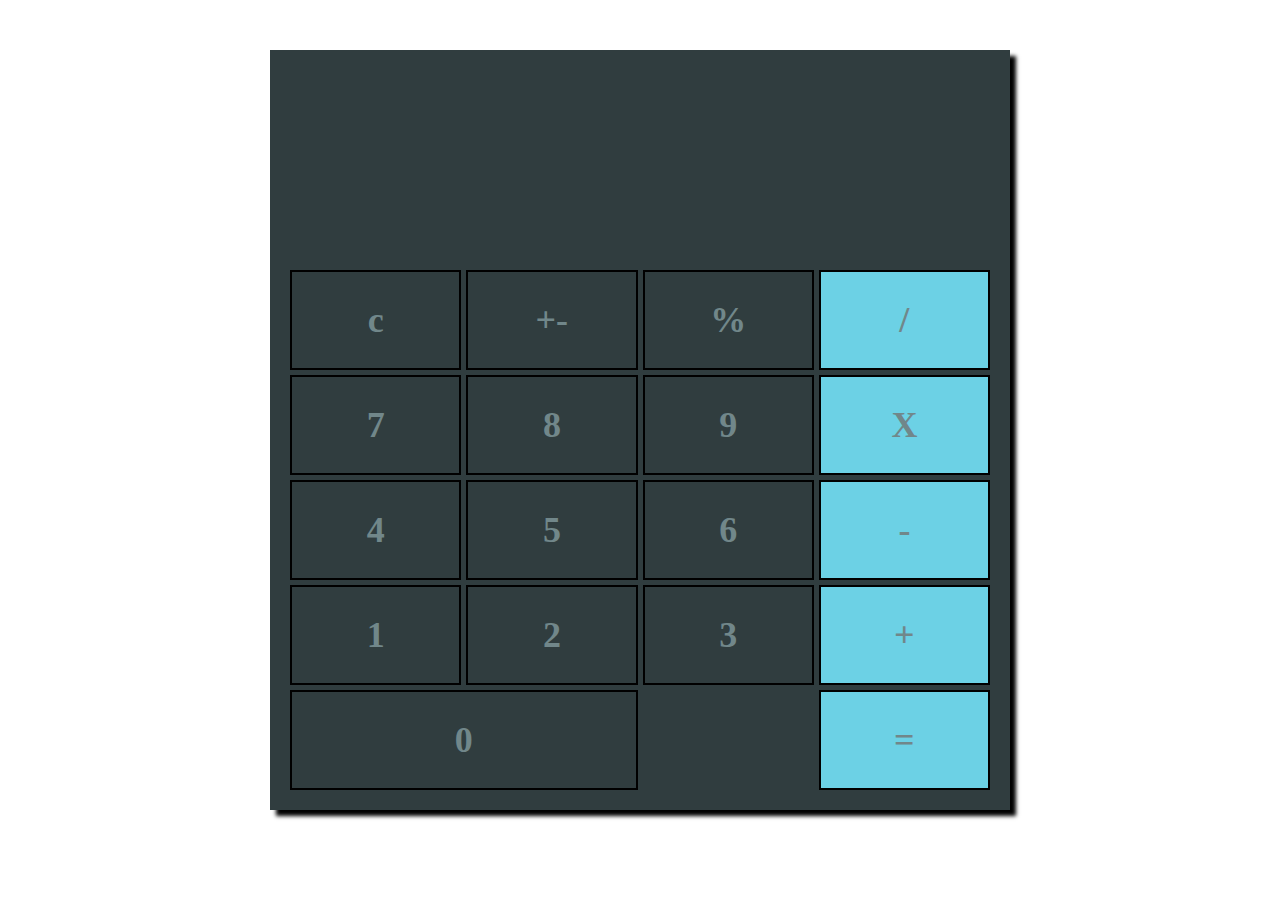
<file: Calculator/Index.html>
<!DOCTYPE html>
<html lang="en">
<head>
    <meta charset="UTF-8">
    <meta http-equiv="X-UA-Compatible" content="IE=edge">
    <meta name="viewport" content="width=device-width, initial-scale=1.0">
    <title>calc</title>
    <link rel="stylesheet" href="./styleCalc.css">
</head>
<body>
    <div class="calc-wrapper">
        <div class="calc-screen">
            <p></p>
        </div>
        <div class="calc-buttons">
            <div class="btn clear">c</div>
            <div class="btn plus-minus">+-</div>
            <div class="btn percent oper">%</div>
            <div class="btn divison blue oper">/</div>
            <div class="btn seven number">7</div>
            <div class="btn eight number">8</div>
            <div class="btn nine number">9</div>
            <div class="btn multiply blue oper">X</div>
            <div class="btn four number">4</div>
            <div class="btn five number">5</div>
            <div class="btn six number">6</div>
            <div class="btn minus blue oper">-</div>
            <div class="btn one number">1</div>
            <div class="btn two number">2</div>
            <div class="btn three number">3</div>
            <div class="btn plus blue oper">+</div>
            <div class="btn zero number">0</div>
            <!-- <div class="empty"></div> -->
            <div class="btn equal blue">=</div>
        </div>
    </div>
</body>
<script src="./scripts.js"></script>
</html>
</file>
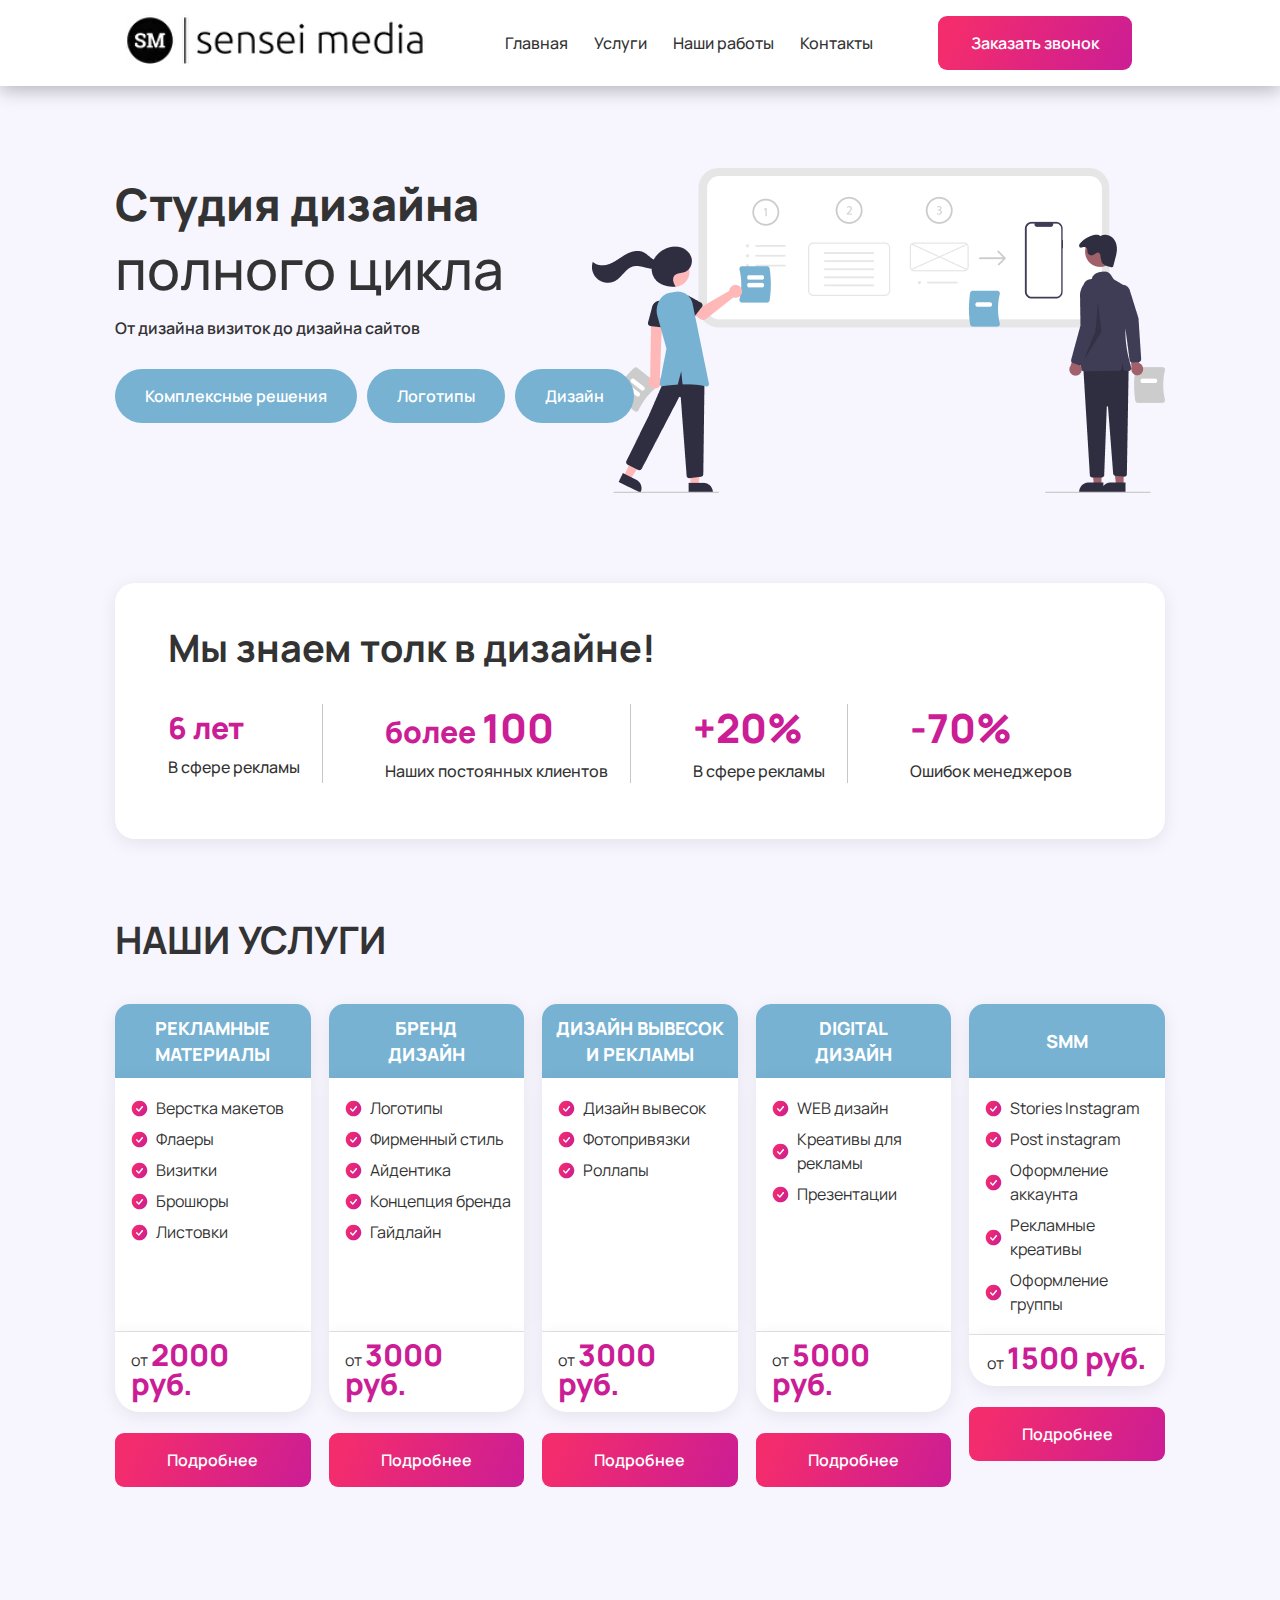
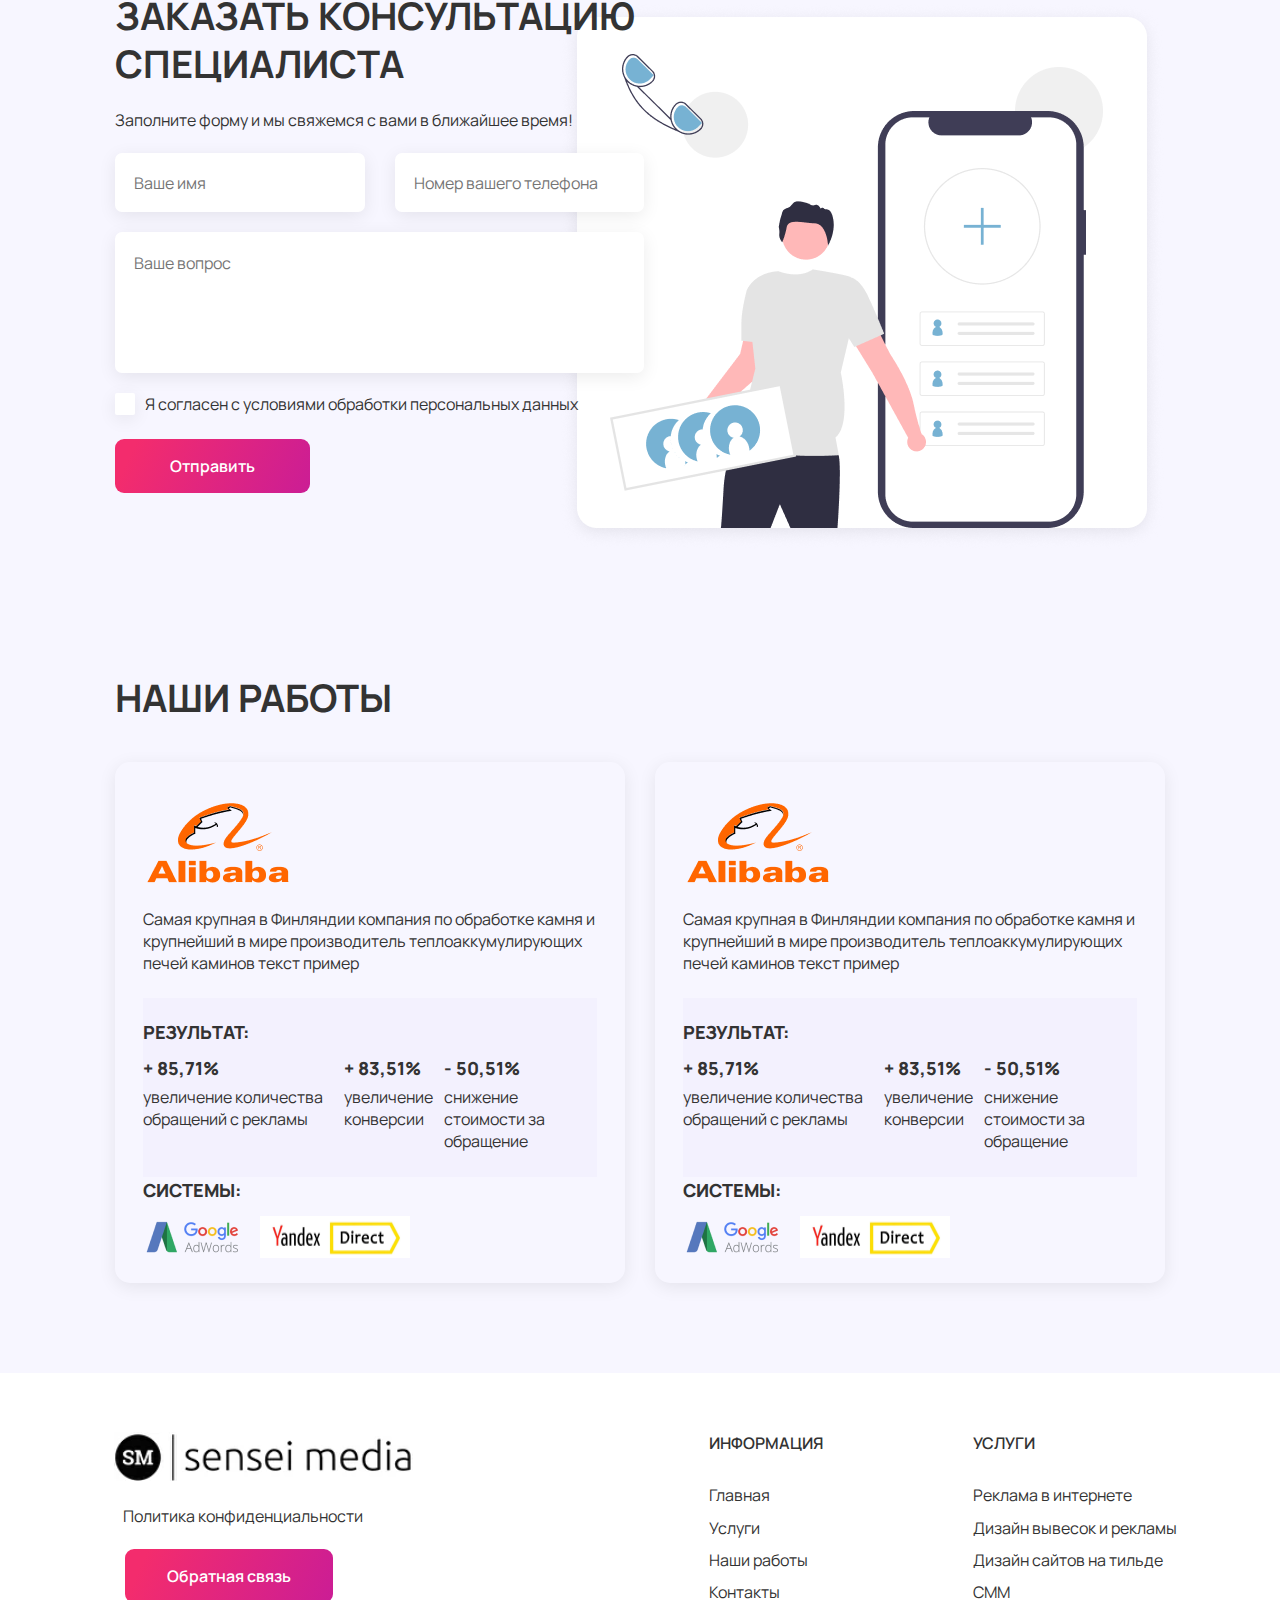
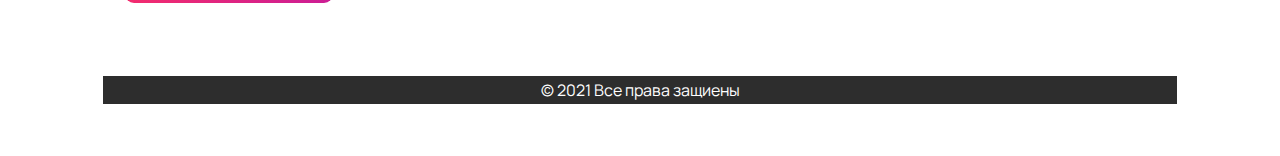
<file: DZ_2_Roma_Rusak/index.html>
<!DOCTYPE html>
<html lang="en">
  <head>
    <meta charset="UTF-8" />
    <meta http-equiv="X-UA-Compatible" content="IE=edge" />
    <meta name="viewport" content="width=device-width, initial-scale=1.0" />
    <title>Document</title>
    <link rel="stylesheet" href="./style/style.css" />
    <link rel="stylesheet" href="./style/media.css">
  </head>
  <body>
    <div class="container">
      <header class="header">
        <div class="burger-menu">
          <div class="burger-item"></div>
          <div class="burger-item"></div>
          <div class="burger-item"></div>
        </div>
        <img src="./img/Logo.png" class="logo" />
        <nav class="nav">
          <ul class="nav-list">
            <li>
              <a href="#" class="nav-link">Главная</a>
            </li>
            <li>
              <a href="#services-title" class="nav-link">Услуги</a>
            </li>
            <li>
              <a href="#our-works-title" class="nav-link">Наши работы</a>
            </li>
            <li>
              <a href="#contacts-title" class="nav-link">Контакты</a>
            </li>
          </ul>
        </nav>
        <button class="get-call-button">Заказать звонок</button>
      </header>
      <main class="main">
        <section class="promotion">
          <div class="promotion-inner-block">
            <div class="promotion-content">
              <h1 class="promotion-title">
                <span class="promotion-title-bold">Студия дизайна</span> полного
                цикла
              </h1>
              <p>От дизайна визиток до дизайна сайтов</p>
            </div>
            <div class="promotion-buttons-wrapper">
              <button>Комплексные решения</button>
              <button>Логотипы</button>
              <button>Дизайн</button>
            </div>
          </div>
        </section>
        <section class="design">
          <div class="design-inner-block">
            <h2 class="design-title">Мы знаем толк в дизайне!</h2>
            <div class="design-inner-bottom">
              <div class="desig-item">
                <h3 class="design-subtitle">6 лет</h3>
                <p class="design-description">В сфере рекламы</p>
              </div>
              <div class="desig-item">
                <h3 class="design-subtitle">
                  более <span class="design-subtitle-bold">100</span>
                </h3>
                <p class="design-description">Наших постоянных клиентов</p>
              </div>
              <div class="desig-item">
                <h3 class="design-subtitle">
                  <span class="design-subtitle-bold"> +20% </span>
                </h3>
                <p class="design-description">В сфере рекламы</p>
              </div>
              <div class="desig-item">
                <h3 class="design-subtitle">
                  <span class="design-subtitle-bold"> -70% </span>
                </h3>
                <p class="design-description">Ошибок менеджеров</p>
              </div>
            </div>
          </div>
        </section>
        <section class="our-services">
          <h2 class="our-services-title section-title" id="services-title">
            Наши услуги
          </h2>
          <div class="our-services-inner-block">
            <div class="our-services-item">
              <header class="our-services-header">Рекламные материалы</header>
              <div class="our-services-list-wrapper">
                <ul class="our-services-list">
                  <li>
                    <a href="#" class="our-services-link"> Верстка макетов </a>
                  </li>
                  <li>
                    <a href="#" class="our-services-link"> Флаеры </a>
                  </li>
                  <li>
                    <a href="#" class="our-services-link"> Визитки </a>
                  </li>
                  <li>
                    <a href="#" class="our-services-link"> Брошюры </a>
                  </li>
                  <li>
                    <a href="#" class="our-services-link"> Листовки </a>
                  </li>
                </ul>
              </div>
              <footer class="our-services-footer">
                <p>
                  от <span class="our-services-footer-bold">2000 руб.</span>
                </p>
              </footer>
              <button class="our-services-button">Подробнее</button>
            </div>
            <div class="our-services-item">
              <header class="our-services-header">бренд <br />дизайн</header>
              <div class="our-services-list-wrapper">
                <ul class="our-services-list">
                  <li>
                    <a href="#" class="our-services-link"> Логотипы </a>
                  </li>
                  <li>
                    <a href="#" class="our-services-link"> Фирменный стиль </a>
                  </li>
                  <li>
                    <a href="#" class="our-services-link"> Айдентика </a>
                  </li>
                  <li>
                    <a href="#" class="our-services-link"> Концепция бренда </a>
                  </li>
                  <li>
                    <a href="#" class="our-services-link"> Гайдлайн </a>
                  </li>
                </ul>
              </div>
              <footer class="our-services-footer">
                <p>
                  от <span class="our-services-footer-bold">3000 руб.</span>
                </p>
              </footer>
              <button class="our-services-button">Подробнее</button>
            </div>
            <div class="our-services-item">
              <header class="our-services-header">
                дизайн вывесок <br />и рекламы
              </header>
              <div class="our-services-list-wrapper">
                <ul class="our-services-list">
                  <li>
                    <a href="#" class="our-services-link"> Дизайн вывесок </a>
                  </li>
                  <li>
                    <a href="#" class="our-services-link"> Фотопривязки </a>
                  </li>
                  <li>
                    <a href="#" class="our-services-link"> Роллапы </a>
                  </li>
                </ul>
              </div>
              <footer class="our-services-footer">
                <p>
                  от <span class="our-services-footer-bold">3000 руб.</span>
                </p>
              </footer>
              <button class="our-services-button">Подробнее</button>
            </div>
            <div class="our-services-item">
              <header class="our-services-header">Digital <br />Дизайн</header>
              <div class="our-services-list-wrapper">
                <ul class="our-services-list">
                  <li>
                    <a href="#" class="our-services-link"> WEB дизайн </a>
                  </li>
                  <li>
                    <a href="#" class="our-services-link">
                      Креативы для рекламы
                    </a>
                  </li>
                  <li>
                    <a href="#" class="our-services-link"> Презентации </a>
                  </li>
                </ul>
              </div>
              <footer class="our-services-footer">
                <p>
                  от <span class="our-services-footer-bold">5000 руб.</span>
                </p>
              </footer>
              <button class="our-services-button">Подробнее</button>
            </div>
            <div class="our-services-item">
              <header class="our-services-header">Smm</header>
              <div class="our-services-list-wrapper">
                <ul class="our-services-list">
                  <li>
                    <a href="#" class="our-services-link">
                      Stories Instagram
                    </a>
                  </li>
                  <li>
                    <a href="#" class="our-services-link"> Post instagram </a>
                  </li>
                  <li>
                    <a href="#" class="our-services-link">
                      Оформление аккаунта
                    </a>
                  </li>
                  <li>
                    <a href="#" class="our-services-link">
                      Рекламные креативы
                    </a>
                  </li>
                  <li>
                    <a href="#" class="our-services-link">
                      Оформление группы
                    </a>
                  </li>
                </ul>
              </div>
              <footer class="our-services-footer">
                <p>
                  от <span class="our-services-footer-bold">1500 руб.</span>
                </p>
              </footer>
              <button class="our-services-button">Подробнее</button>
            </div>
          </div>
        </section>
        <section class="get-cosultation">
          <div class="get-consultation-inner-block">
            <h2
              class="section-title get-consultation-title"
              id="contacts-title"
            >
              заказать Консультацию специалиста
            </h2>
            <p class="get-consultation-description">
              Заполните форму и мы свяжемся с вами в ближайшее время!
            </p>
            <div class="get-consulatation-form-wrapper">
              <form>
                <input type="text" name="name" placeholder="Ваше имя" />
                <input
                  type="tel"
                  name="phone"
                  placeholder="Номер вашего телефона"
                />
                <input type="text" name="question" placeholder="Ваше вопрос" />
                <div class="concert-wrapper">
                  <input type="checkbox" id="getConsultationCheckbox" />
                  <label for="getConsultationCheckbox"
                    >Я согласен с условиями обработки персональных данных
                  </label>
                </div>
                <div class="form-button-wrapper">
                  <button class="get-consultation-button">Отправить</button>
                </div>
              </form>
            </div>
          </div>
        </section>
        <section class="our-works">
          <h2 class="our-works-title section-title" id="our-works-title">
            Наши работы
          </h2>
          <div class="our-works-inner-block">
            <div class="our-works-example">
              <div class="example-logo-wrapper">
                <img src="./img/AlibabaLogo.png" alt="" />
              </div>
              <p class="example-description">
                Самая крупная в Финляндии компания по обработке камня и
                крупнейший в мире производитель теплоаккумулирующих печей
                каминов текст пример
              </p>
              <div class="example-result">
                <h3 class="example-title">Результат:</h3>
                <ul class="example-list">
                  <li>
                    <p class="example-list-bold">+ 85,71%</p>
                    <p class="example-list-text">
                      увеличение количества обращений с рекламы
                    </p>
                  </li>
                  <li>
                    <p class="example-list-bold">+ 83,51%</p>
                    <p class="example-list-text">увеличение конверсии</p>
                  </li>
                  <li>
                    <p class="example-list-bold">- 50,51%</p>
                    <p class="example-list-text">
                      снижение стоимости за обращение
                    </p>
                  </li>
                </ul>
              </div>
              <div class="systems-wrapper">
                <h3 class="systems-title">Системы:</h3>
                <div class="systems-logo-wrapper">
                  <img src="./img/logo-google.png" />
                  <img src="./img/logo-yandex.png" />
                </div>
              </div>
            </div>
            <div class="our-works-example">
              <div class="example-logo-wrapper">
                <img src="./img/AlibabaLogo.png" />
              </div>
              <p class="example-description">
                Самая крупная в Финляндии компания по обработке камня и
                крупнейший в мире производитель теплоаккумулирующих печей
                каминов текст пример
              </p>
              <div class="example-result">
                <h3 class="example-title">Результат:</h3>
                <ul class="example-list">
                  <li>
                    <p class="example-list-bold">+ 85,71%</p>
                    <p class="example-list-text">
                      увеличение количества обращений с рекламы
                    </p>
                  </li>
                  <li>
                    <p class="example-list-bold">+ 83,51%</p>
                    <p class="example-list-text">увеличение конверсии</p>
                  </li>
                  <li>
                    <p class="example-list-bold">- 50,51%</p>
                    <p class="example-list-text">
                      снижение стоимости за обращение
                    </p>
                  </li>
                </ul>
              </div>
              <div class="systems-wrapper">
                <h3 class="systems-title">Системы:</h3>
                <div class="systems-logo-wrapper">
                  <img src="./img/logo-google.png" />
                  <img src="./img/logo-yandex.png" />
                </div>
              </div>
            </div>
          </div>
        </section>
      </main>
      <footer class="footer">
        <div class="footer-top">
          <div class="footer-left-part">
            <div class="footer-logo-wrapper">
              <img src="./img/Logo.png" />
            </div>
            <a href="#"> Политика конфиденциальности </a>
            <div class="footer-button-wrapper">
              <button>Обратная связь</button>
            </div>
          </div>
          <div class="footer-right-part">
            <ul class="footer-list">
              <li>
                <a href="#"> Информация </a>
              </li>
              <li>
                <a href="#"> Главная </a>
              </li>
              <li>
                <a href="#"> Услуги </a>
              </li>
              <li>
                <a href="#"> Наши работы </a>
              </li>
              <li>
                <a href="#"> Контакты </a>
              </li>
            </ul>
            <ul class="footer-list">
              <li>
                <a href="#"> Услуги </a>
              </li>
              <li>
                <a href="#"> Реклама в интернете </a>
              </li>
              <li>
                <a href="#"> Дизайн вывесок и рекламы </a>
              </li>
              <li>
                <a href="#"> Дизайн сайтов на тильде </a>
              </li>
              <li>
                <a href="#"> СММ </a>
              </li>
            </ul>
          </div>
        </div>
        <div class="footer-bottom">&copy; 2021 Все права защиены</div>
      </footer>
    </div>
    <script src="./scripts/script.js"></script>
  </body>
</html>
</file>
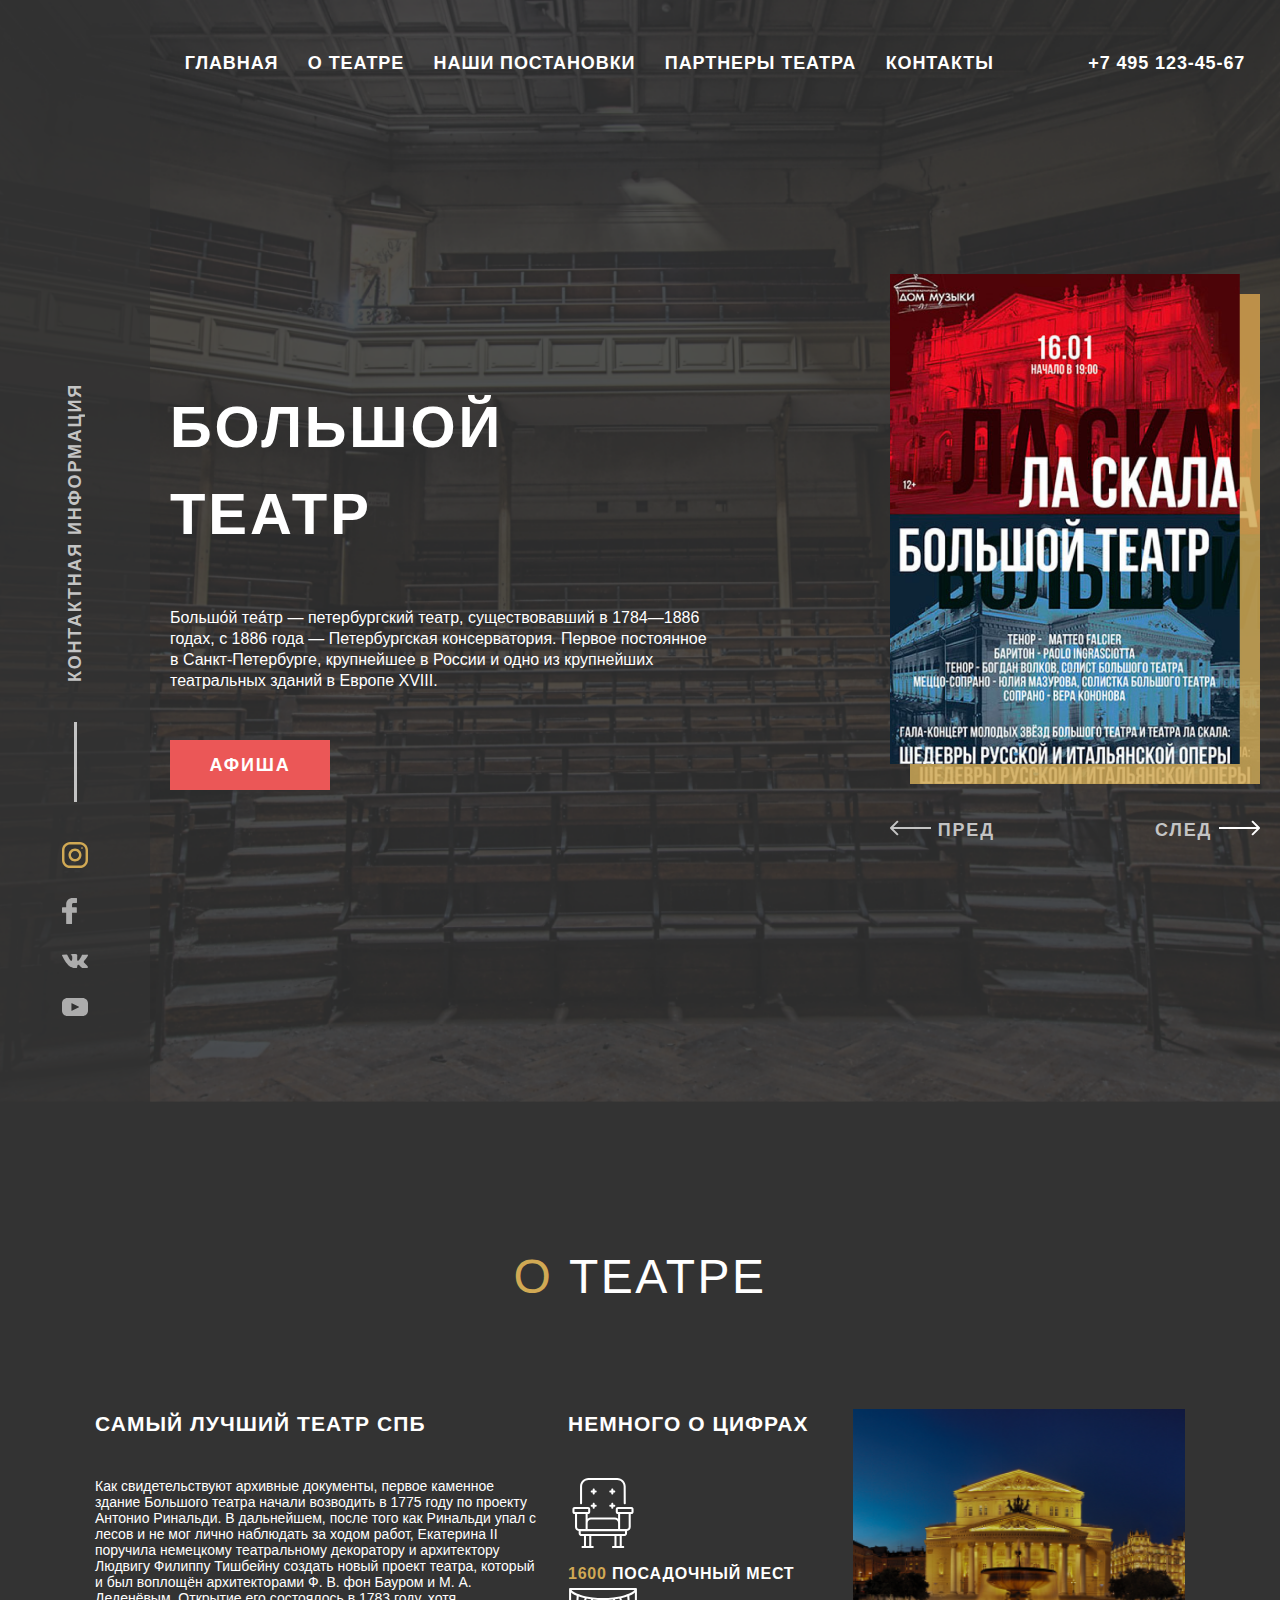
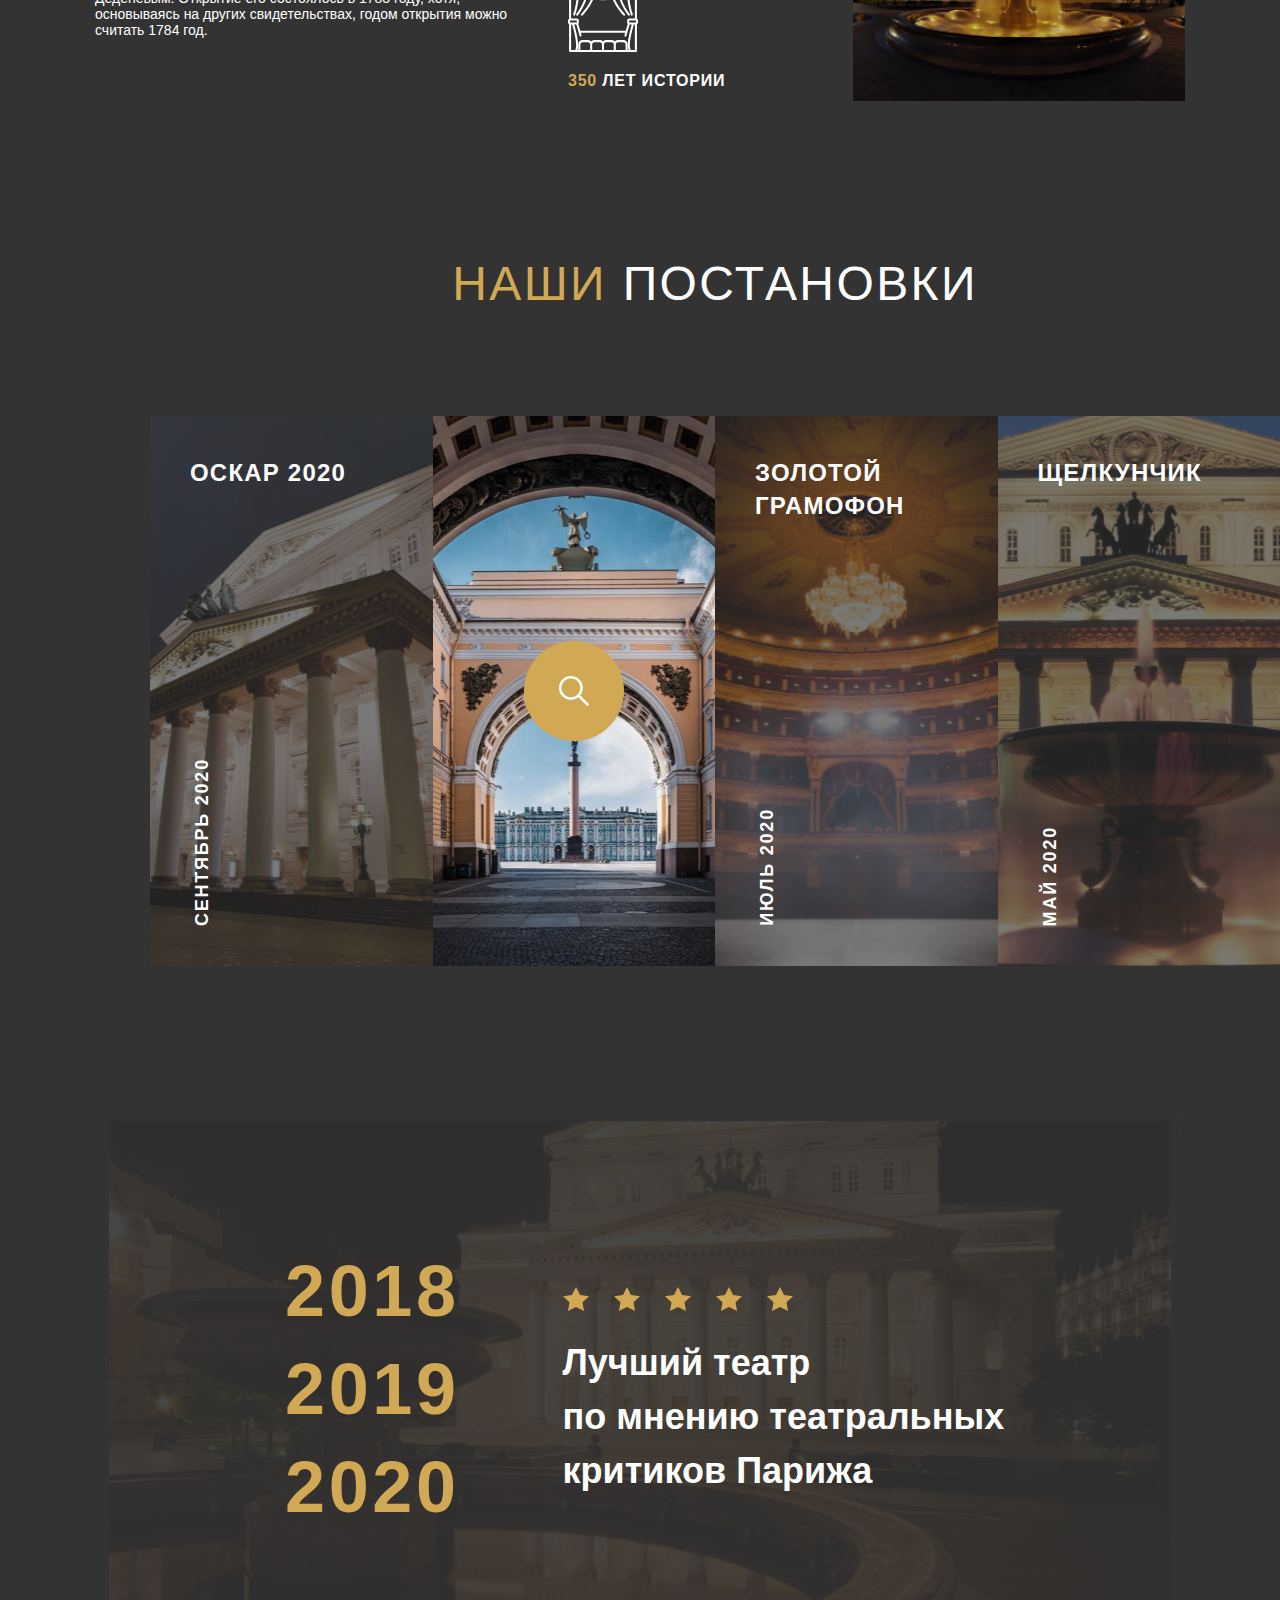
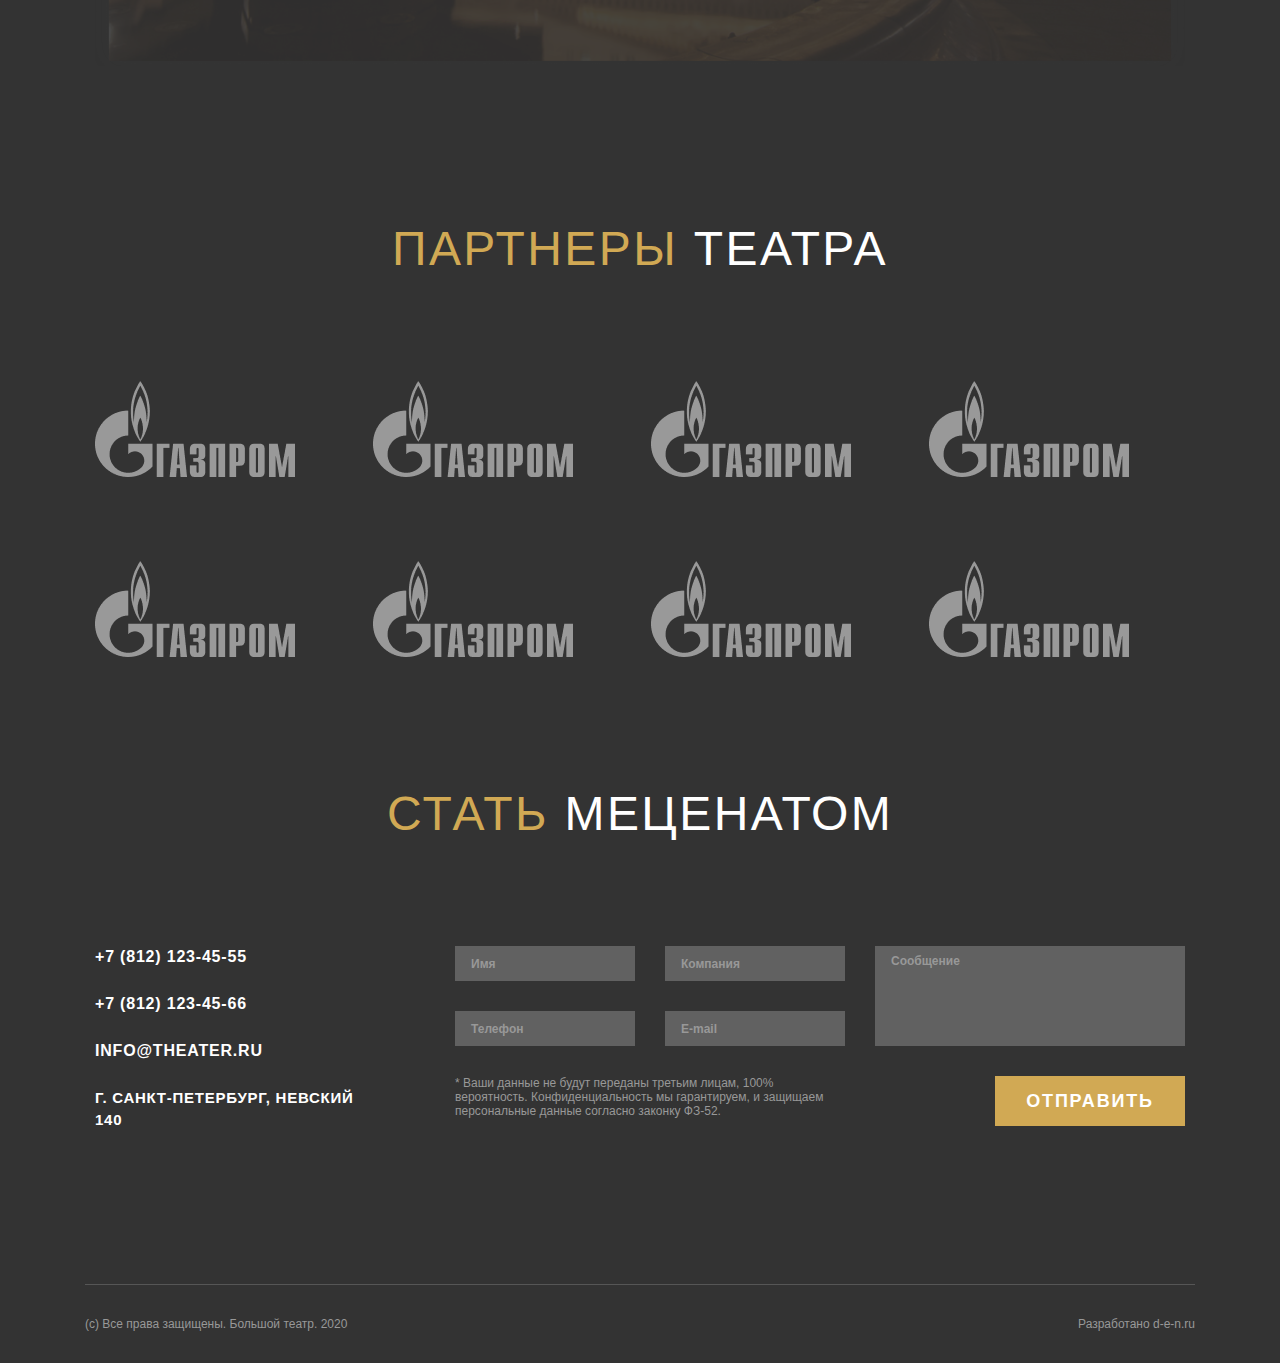
<file: NationalBigTheatre/Index.html>
<!DOCTYPE html>
<html lang="en">

<head>
    <meta charset="UTF-8">
    <meta http-equiv="X-UA-Compatible" content="IE=edge">
    <meta name="viewport" content="width=device-width, initial-scale=1.0">
    <title>Index</title>
    <link rel="stylesheet" href="./style/css.css">
    <link rel="stylesheet" href="./style/media.css">
</head>

<body>
    <div class="site">
        <header class="header">
            <div class="header-container">
                <div class="header-wrapper">
                    <div class="header-info">
                        <div class="header-infro_content">
                            <p>Контактная информация</p>
                            <div class="header-info_line"></div>
                            <div class="inst-wrapper info-wrapper">
                                <a href="#">
                                    <img src="./images/inst-icon.svg" alt="#">
                                </a>
                            </div>
                            <div class="facebook-wrapper info-wrapper">
                                <a href="#">
                                    <img src="./images/facebook-icon.svg" alt="#">
                                </a>
                            </div>
                            <div class="vk-wrapper info-wrapper">
                                <a href="#">
                                    <img src="./images/vk-icon.svg" alt="">
                                </a>
                            </div>
                            <div class="youtube-wrapper info-wrapper">
                                <a href="#">
                                    <img src="./images/youtube-icon.svg" alt="">
                                </a>
                            </div>
                        </div>
                    </div>
                    <div class="header-main">
                        <div class="container">
                            <div class="header-main_wrapper">
                                <nav class="nav">
                                    <ul class="nav-list">
                                        <li><a href="#" class="nav-link">Главная</a></li>
                                        <li><a href="#about-theatre-title" class="nav-link">о театре</a></li>
                                        <li><a href="#staging-title" class="nav-link">Наши постановки</a></li>
                                        <li><a href="#parthners-title" class="nav-link">партнеры театра</a></li>
                                        <li><a href="#contacts-title" class="nav-link">контакты</a></li>
                                        <li><a href="#" class="nav-link">+7 495 123-45-67</a></li>
                                    </ul>
                                    <div class="burger-menu-wrapper">
                                        <div class="burger-menu">
                                            <div class="burger-menu-line"></div>
                                            <div class="burger-menu-line"></div>
                                            <div class="burger-menu-line"></div>
                                            <label for="burger-checkbox"></label>
                                        </div>
                                        <input type="checkbox" id="burger-checkbox">
                                        <div class="burger-menu-open">
                                            <ul class="menu-open-list">
                                                <li><a href="#">Главная</a></li>
                                                <li><a href="#about-theatre-title">о театре</a></li>
                                                <li><a href="#staging-title">Наши постановки</a></li>
                                                <li><a href="#parthners-title">партнеры театра</a></li>
                                                <li><a href="#contacts-title">контакты</a></li>
                                            </ul>
                                            <div class="bmo-img-wrapper-top">
                                                <a href="#">
                                                    <img src="./images/bmo-facebook.svg" alt="#">
                                                </a>
                                                <a href="#">
                                                    <img src="./images/bmo-inst.svg" alt="#">
                                                </a>
                                            </div>
                                            <div class="bmo-img-wrapper-bottom">
                                                <a href="#">
                                                    <img src="./images/bmo-youtube.svg" alt="#">
                                                </a>
                                                <a href="#">
                                                    <img src="./images/bmo-vk.svg" alt="#">
                                                </a>
                                            </div>
                                        </div>
                                    </div>
                                </nav>
                                <div class="header-block-one">
                                    <h2>Большой театр</h2>
                                    <p>Большо́й теа́тр — петербургский театр, существовавший в 1784—1886 годах, с 1886
                                        года — Петербургская консерватория. Первое постоянное в Санкт-Петербурге,
                                        крупнейшее в России и одно из крупнейших театральных зданий в Европе XVIII.</p>
                                    <button class="button-poster">афиша</button>
                                </div>
                                <div class="header-block-two">
                                    <div class="slider-container">
                                        <img src="./images/header-slider-one.png" alt="#" id="header-slider-one">
                                        <img src="./images/header-slider-two.png" alt="#" id="header-slider-two">
                                        <div class="slider-left">
                                            <a href="#">
                                                <img src="./images/header-arrow-left.svg" alt="#">
                                                пред
                                            </a>
                                        </div>
                                        <div class="slider-right">
                                            <a href="#">
                                                след
                                                <img src="./images/header-arrow-right.svg" alt="#">
                                            </a>
                                        </div>
                                    </div>
                                </div>
                            </div>
                        </div>
                    </div>
                </div>
            </div>
        </header>
        <main class="main">
            <section class="about-theatre">
                <div class="container">
                    <div class="abouth-theathre-wrapper">
                        <h2 id="about-theatre-title"><span class="gold-color">о</span> театре</h2>
                        <div class="about-info-block">
                            <div class="about-text">
                                <h3>Самый лучший театр СПБ</h3>
                                <p>Как свидетельствуют архивные документы, первое каменное здание Большого театра начали
                                    возводить в 1775 году по проекту Антонио Ринальди. В дальнейшем, после того как
                                    Ринальди упал с лесов и не мог лично наблюдать за ходом работ, Екатерина II поручила
                                    немецкому театральному декоратору и архитектору Людвигу Филиппу Тишбейну создать
                                    новый проект театра, который и был воплощён архитекторами Ф. В. фон Бауром и М. А.
                                    Деденёвым. Открытие его состоялось в 1783 году, хотя, основываясь на других
                                    свидетельствах, годом открытия можно считать 1784 год.</p>
                            </div>
                            <div class="about-icons">
                                <h3>немного о цифрах</h3>
                                <div class="armchair-block-wrapper">
                                <div class="about-icons-wrapper">
                                    <img src="./images/armchair-1.svg" alt="#">
                                </div>
                                <p><span class="gold-color">1600</span> посадочный мест</p>
                                </div>
                                <div class="theathreicon-block-wrapper">
                                <div class="about-icons-wrapper">
                                    <img src="./images/theater-icon.svg" alt="">
                                </div>
                                <p><span class="gold-color">350</span> лет истории</p>
                                </div>
                            </div>
                            <div class="about-img-wrapper">
                                <img src="./images/abouttheathre.png" alt="#">
                            </div>
                        </div>
                    </div>
                </div>
            </section>
            <section class="staging">
                <div class="stagig-container">
                    <div class="staging-wrapper">
                        <h2 id="staging-title"><span class="gold-color">наши</span> постановки</h2>
                        <div class="staging-items-container">
                            <div class="sitem sitem-1">
                                <p class="staging-title">ОСКАР 2020</p>
                                <p class="staging-date">сентябрь 2020</p>
                            </div>
                            <div class="sitem sitem-2">
                                <img src="./images/search-icon.png" alt="#">
                            </div>
                            <div class="sitem sitem-3">
                                <p class="staging-title">золотой грамофон</p>
                                <p class="staging-date">июль 2020</p>
                            </div>
                            <div class="sitem sitem-4">
                                <p class="staging-title">щелкунчик</p>
                                <p class="staging-date">май 2020</p>
                            </div>
                        </div>
                    </div>
                </div>
            </section>
            <section class="rating">
                <div class="container">
                    <div class="rating-wrapper">
                        <div class="rating-date">
                            <p>2018</p>
                            <p>2019</p>
                            <p>2020</p>
                        </div>
                        <div class="rating-description">
                            <div class="rating-star-wrapper">
                                <img src="./images/star.svg" alt="#">
                                <img src="./images/star.svg" alt="#">
                                <img src="./images/star.svg" alt="#">
                                <img src="./images/star.svg" alt="#">
                                <img src="./images/star.svg" alt="#">
                            </div>
                            <p>Лучший театр<br> по мнению театральных критиков Парижа</p>
                        </div>
                    </div>
                </div>
            </section>
            <section class="parthners">
                <div class="container">
                    <div class="parthners-wrapper">
                        <div class="parthners-wrapper-two">
                            <h2 id="parthners-title"><span class="gold-color">партнеры</span> театра</h2>
                            <div class="parthners-items-wrapper">
                                <a href="#"><img src="./images/gazprom-logo.png" alt="#"></a>
                                <a href="#"><img src="./images/gazprom-logo.png" alt="#"></a>
                                <a href="#"><img src="./images/gazprom-logo.png" alt="#"></a>
                                <a href="#"><img src="./images/gazprom-logo.png" alt="#"></a>
                                <a href="#"><img src="./images/gazprom-logo.png" alt="#"></a>
                                <a href="#"><img src="./images/gazprom-logo.png" alt="#"></a>
                                <a href="#"><img src="./images/gazprom-logo.png" alt="#"></a>
                                <a href="#"><img src="./images/gazprom-logo.png" alt="#"></a>
                            </div>
                        </div>
                    </div>
                </div>
            </section>
            <section class="contacts">
                <div class="container">
                    <div class="contacts-wrapper">
                        <div class="contacts-wrapper-two">
                            <h2 id="contacts-title"><span class="gold-color">стать</span> меценатом</h2>
                            <div class="contats-wrapper_bottom">
                                <div class="contacts-wrapper_left">
                                    <p>+7 (812) 123-45-55</p>
                                    <p>+7 (812) 123-45-66</p>
                                    <p>info@theater.ru</p>
                                    <p>г. санкт-петербург, невский 140</p>
                                </div>
                                <div class="contacts-wrapper_right">
                                    <form action="#">
                                        <input type="text" id="name" name="name" placeholder="Имя">
                                        <input type="text" id="company" name="company" placeholder="Компания">
                                        <textarea name="mesage" id="message" placeholder="Сообщение"></textarea>
                                        <input type="tel" id="phone" name="phone" placeholder="Телефон">
                                        <input type="email" id="email" name="email" placeholder="E-mail">
                                        <p>* Ваши данные не будут переданы третьим лицам, 100% вероятность.
                                            Конфиденциальность мы гарантируем, и защищаем персональные данные согласно
                                            законку ФЗ-52.</p>
                                        <button type="submit" id="button-submit">Отправить</button>
                                    </form>
                                </div>
                            </div>
                        </div>

                    </div>
                </div>
            </section>
        </main>
        <footer class="footer">
            <div class="container">
                <div class="footer-wrapper">
                    <div class="footer-line"></div>
                    <div class="footer-info">
                        <p>(с) Все права защищены. Большой театр. 2020</p>
                        <p>Разработано d-e-n.ru</p>
                    </div>
                </div>
            </div>
        </footer>
    </div>
</body>

</html>
</file>
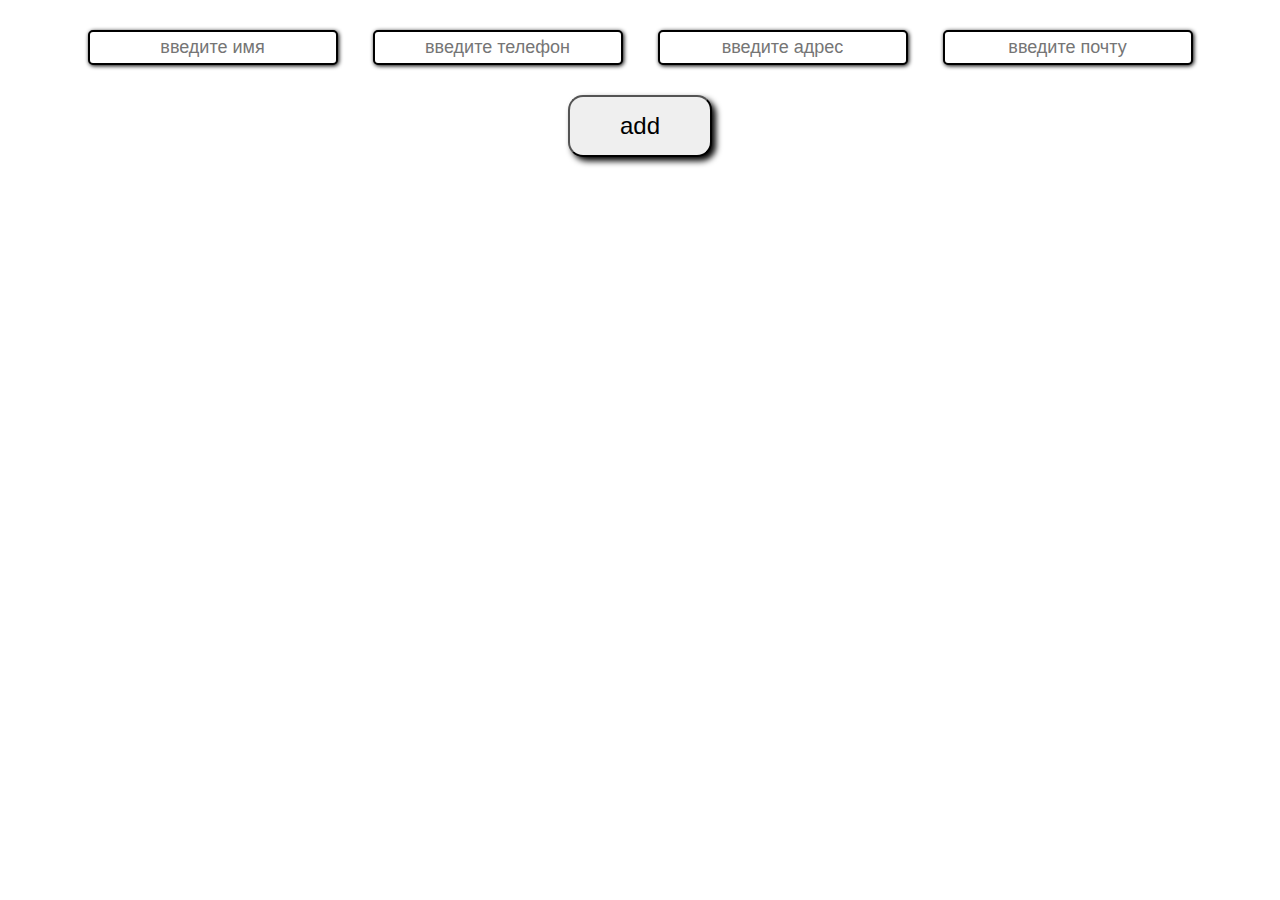
<file: TelephoneBook/Index.html>
<!DOCTYPE html>
<html lang="en">
<head>
    <meta charset="UTF-8">
    <meta http-equiv="X-UA-Compatible" content="IE=edge">
    <meta name="viewport" content="width=device-width, initial-scale=1.0">
    <title>Document</title>
    <link rel="stylesheet" href="./style.css">
</head>
<body>
    <div class="global-wrapper">
        <div class="root">
            <!-- <div class="form-container">
                <form action="">
                    <input type="text" name="" id="">
                    <input type="tel" name="" id="">
                    <input type="text" name="" id="">
                    <input type="email" name="" id="">
                    <button type="submit">add</button>
                </form>
            </div>
            <div class="container">
                <div class="contact">
                    <div class="name left">Имя</div>
                    <div class="name-content"></div>
                    <div class="phone left">Телефон</div>
                    <div class="phone-content"></div>
                    <div class="email left">почта</div>
                    <div class="email-content"></div>
                    <div class="adress left">Адресс</div>
                    <div class="adress-content"></div>
                </div>
            </div> -->
        </div>
    </div>
</body>
<script src="./scripts.js"></script>
</html>
</file>
<file: Calculator/styleCalc.css>
* {
    margin: 0;
    padding: 0;
}

.calc-wrapper {
    background-color: #303d3f;
    box-shadow: 6px 6px 4px black;
    width: 700px;
    padding: 20px;
    margin: 0 auto;
    display: grid;
    grid-template-rows: 200px auto;
    margin-top: 50px;
}

.calc-wrapper .calc-screen {
    display: flex;
    justify-content: flex-end;
    align-items: center;
    font-size: 70px;
    font-weight: bold;
    color: #fff;
}

.calc-wrapper .calc-screen  p {
    margin-right: 50px;
}

.calc-buttons {
    display: grid;
    grid-template-columns: repeat(4,1fr);
    grid-gap: 5px;
    justify-content: space-between;
    grid-auto-rows: 100px;
    transition: .3s;
}

.calc-buttons .btn:hover {
    background-color: rgb(18, 144, 116);
}

.calc-buttons div {
    box-sizing: border-box;
    border: 2px solid black;
    display: flex;
    justify-content: center;
    align-items: center;
    font-size: 36px;
    font-weight: bold;
    cursor: pointer;
    color: #71878a;
}

.calc-buttons .zero {
    grid-column-start: 1;
    grid-column-end: 3;
}

.calc-buttons .equal {
    grid-column-start: 4;
    grid-column-end: 5;
}

.calc-buttons .blue {
    background-color: #6cd1e5;
}
</file>
<file: DZ_2_Roma_Rusak/style/style.css>
@import url('https://fonts.googleapis.com/css2?family=Manrope:wght@200;300;400;500;600;700;800&display=swap');

* {
  margin: 0;
  padding: 0;
  box-sizing: border-box;
}

html {
  scroll-behavior: smooth;
}

body {
  min-height: 100vh;
  text-rendering: optimizeSpeed;
  font-family: 'Manrope';
}

input,
button,
textarea,
select {
  font: inherit;
}

button:hover {
  background: linear-gradient(
    115.11deg,
    #ffbc2a 16.38%,
    #ff4f39 95.45%
  ) !important;
}

.container {
  max-width: 1400px;
  overflow: hidden;
  margin: 0 auto;
  color: #333333;
}

.header {
  display: flex;
  justify-content: space-between;
  align-items: center;
  font-family: 'Manrope';
  box-shadow: 0px 4px 18px rgba(0, 0, 0, 0.28);
  position: relative;
  z-index: 2;
  padding: 8px 148px 8px 115px;
}

.burger-menu {
  display: none;
}

.nav-list {
  list-style: none;
  display: flex;
  gap: 20px;
  color: #333333;
  font-weight: 500;
  font-size: 16px;
  line-height: 24px;
}

.nav-list .nav-link {
  cursor: pointer;
  padding: 3px;
  text-decoration: none;
  color: inherit;
  position: relative;
}

.nav-link::after {
  content: '';
  display: block;
  position: absolute;
  left: 0;
  width: 0;
  height: 2px;
  background-color: #333333;
  transition: width 0.3s 0.2s ease-out;
}

.nav-link:hover::after {
  width: 100%;
}

.get-call-button {
  padding: 14px 33px;
  background: linear-gradient(115.11deg, #f32c6d 10.12%, #cb1d95 100.01%);
  border-radius: 9px;
  font-weight: 600;
  font-size: 16px;
  line-height: 26px;
  color: #ffffff;
  border: none;
  cursor: pointer;
}

/*----------------------------------------------------------------*/

.main {
  background-color: #f7f6ff;
  padding: 0 115px;
}

/*----------------------------------------------------------------*/

.promotion {
  padding-top: 82px;
  padding-bottom: 90px;
}

.promotion-inner-block {
  background-image: url(../img/promotion-background.png);
  background-position: right;
  background-repeat: no-repeat;
  min-height: 325px;
}

.promotion-content {
  display: flex;
  flex-direction: column;
  align-items: flex-start;
  color: #333333;
}

.promotion-title {
  font-family: 'Manrope';
  max-width: 463px;
  font-style: normal;
  font-weight: 500;
  font-size: 55px;
  line-height: 65px;
  margin-bottom: 14px;
}

.promotion-title-bold {
  font-style: normal;
  font-weight: 800;
  font-size: 45px;
  line-height: 65px;
}

.promotion-content > p {
  font-weight: 600;
  font-size: 16px;
  line-height: 24px;
  margin-bottom: 29px;
}

.promotion-buttons-wrapper {
  display: flex;
  gap: 10px;
}

.promotion-buttons-wrapper > button {
  background: #77b2d3;
  border-radius: 250px;
  border: none;
  padding: 14px 30px;
  font-weight: 600;
  font-size: 16px;
  line-height: 26px;
  color: #ffffff;
  cursor: pointer;
}

/*----------------------------------------------------------------*/

.design {
  padding-bottom: 76px;
}

.design-inner-block {
  padding: 40px 71px 56px 53px;
  background: #ffffff;
  box-shadow: 0px 4px 18px rgba(0, 0, 0, 0.08);
  border-radius: 20px;
}

.design-title {
  font-style: normal;
  font-weight: 700;
  font-size: 38px;
  line-height: 48px;
  color: #333333;
  margin-bottom: 33px;
}

.design-inner-bottom {
  display: grid;
  grid-template-columns: repeat(4, auto);
}

.desig-item:not(:last-child) {
  border-right: 1px solid #c7c7c7;
}

.desig-item:not(:first-child) {
  padding-left: 62px;
}

.desig-item > .design-subtitle {
  font-weight: 800;
  font-size: 30px;
  line-height: 48px;
  color: #cb1d95;
  margin-bottom: 3px;
}

.design-subtitle-bold {
  font-weight: 800;
  font-size: 40px;
  line-height: 48px;
}

.design-description {
  font-weight: 500;
  font-size: 16px;
  line-height: 24px;
}

/*----------------------------------------------------------------*/

.section-title {
  font-weight: 700;
  font-size: 38px;
  line-height: 48px;
  text-transform: uppercase;
}

.our-services-title {
  margin-bottom: 41px;
}

.our-services {
  padding-bottom: 104px;
}

/* .our-services-item {
    box-shadow: 0px 4px 18px rgba(0, 0, 0, 0.08);
    border-radius: 15px;
} */

.our-services-inner-block {
  display: grid;
  grid-template-columns: repeat(5, 1fr);
  grid-column-gap: 18px;
}

.our-services-header {
  font-weight: 800;
  font-size: 18px;
  line-height: 26px;
  text-align: center;
  text-transform: uppercase;
  color: #ffffff;
  background: #77b2d3;
  min-height: 74px;
  display: flex;
  align-items: center;
  justify-content: center;
  border-radius: 15px 15px 0px 0px;
  box-shadow: 0px 4px 18px rgba(0, 0, 0, 0.08);
}

.our-services-list-wrapper {
  padding: 18px 5px 18px 16px;
  background: #ffffff;
  min-height: 254px;
  border-bottom: 1px solid #e2e2e2;
  box-shadow: 0px 4px 18px rgba(0, 0, 0, 0.08);
}

.our-services-list {
  display: flex;
  flex-direction: column;
  gap: 7px;
  list-style: none;
}

.our-services-link {
  font-weight: 400;
  font-size: 16px;
  line-height: 24px;
  text-decoration: none;
  color: #333333;
  display: inline-block;
  padding-left: 25px;
  position: relative;
}

.our-services-link::before {
  content: '';
  display: block;
  position: absolute;
  top: calc(50% - 8.5px);
  left: 0;
  height: 17px;
  width: 17px;
  background-image: url(../img/services-icon.svg);
  background-repeat: no-repeat;
  background-size: cover;
}

.our-services-footer {
  background: #ffffff;
  padding: 11px 16px;
  border-bottom-left-radius: 25px;
  border-bottom-right-radius: 25px;
  font-weight: 400;
  font-size: 16px;
  line-height: 24px;
  display: flex;
  justify-content: center;
  align-items: flex-end;
  box-shadow: 0px 4px 18px rgba(0, 0, 0, 0.08);
  margin-bottom: 21px;
}

.our-services-footer-bold {
  font-weight: 800;
  font-size: 30px;
  line-height: 24px;
  color: #cb1d95;
}

.our-services-button {
  width: 100%;
  border: none;
  padding: 14px 0;
  background: linear-gradient(115.11deg, #f32c6d 10.12%, #cb1d95 100.01%);
  border-radius: 9px;
  font-style: normal;
  font-weight: 600;
  font-size: 16px;
  line-height: 26px;
  color: #ffffff;
  cursor: pointer;
}

/*----------------------------------------------------------------*/

.get-cosultation {
  padding-bottom: 112px;
}

.get-consultation-inner-block {
  background: url(../img/getConsultation-background.png);
  background-position: right;
  background-repeat: no-repeat;
  min-height: 570px;
}

.get-consultation-title {
  max-width: 529px;
  margin-bottom: 22px;
  text-transform: uppercase;
}

.get-consultation-description {
  margin-bottom: 22px;
}

.get-consulatation-form-wrapper {
  max-width: 529px;
}

.get-consulatation-form-wrapper > form {
  display: grid;
  grid-template-rows: 59px 141px 26px 54px;
  grid-template-columns: 1fr 1fr;
  grid-column-gap: 30px;
  grid-row-gap: 20px;
}

.get-consulatation-form-wrapper > form > input {
  border: none;
  box-shadow: 0px 4px 18px rgba(0, 0, 0, 0.08);
  border-radius: 7px;
  padding: 16px 19px;
}

.get-consulatation-form-wrapper > form > input[name='question'],
.concert-wrapper {
  grid-column: 1/3;
}

.get-consulatation-form-wrapper > form > input[name='question']::placeholder {
  transform: translateY(-40px);
}

.concert-wrapper > label,
.concert-wrapper > input[type='checkbox'] {
  cursor: pointer;
}

.concert-wrapper > input[type='checkbox'] {
  display: none;
}

.concert-wrapper > label {
  display: inline-block;
  position: relative;
  padding-left: 30px;
}

.concert-wrapper > label::before {
  content: '';
  display: block;
  position: absolute;
  background-color: white;
  box-shadow: 0px 4px 18px rgba(0, 0, 0, 0.08);
  border-radius: 2px;
  top: 0;
  left: 0;
  height: 100%;
  width: 20px;
}

.concert-wrapper > input:checked ~ label::before {
  background-image: url(../img/checkboxChecked.png);
  background-size: cover;
  background-repeat: no-repeat;
  background-position: center;
}

.form-button-wrapper {
  grid-column: 1/3;
}

.form-button-wrapper > .get-consultation-button {
  border: none;
  background: linear-gradient(115.11deg, #f32c6d 10.12%, #cb1d95 100.01%);
  border-radius: 9px;
  font-style: normal;
  font-weight: 600;
  font-size: 16px;
  line-height: 26px;
  color: #ffffff;
  cursor: pointer;
  padding: 14px 55px;
}

/*----------------------------------------------------------------*/
.our-works {
  padding-bottom: 90px;
}

.our-works-title {
  margin-bottom: 41px;
}

.our-works-inner-block {
  display: grid;
  grid-template-columns: 1fr 1fr;
  grid-column-gap: 30px;
}

.our-works-example {
  padding: 25px 28px;
  box-shadow: 0px 4px 18px rgba(0, 0, 0, 0.08);
  border-radius: 15px;
}

.example-logo-wrapper {
  margin-bottom: 4px;
}

.example-description {
  margin-bottom: 24px;
}

.example-result {
  padding: 21px 0 25px;
  background-color: #f3f1fe;
}

.example-title {
  font-style: normal;
  font-weight: 800;
  font-size: 18px;
  line-height: 26px;
  text-transform: uppercase;
  margin-bottom: 10px;
}

.example-list {
  display: flex;
  justify-content: space-between;
  list-style: none;
}

.example-list-bold {
  font-weight: 800;
  font-size: 18px;
  line-height: 26px;
  margin-bottom: 5px;
}

.systems-title {
  font-style: normal;
  font-weight: 800;
  font-size: 18px;
  line-height: 26px;
  text-transform: uppercase;
  margin-bottom: 13px;
}

.systems-logo-wrapper {
  display: flex;
  gap: 16px;
}

/*----------------------------------------------------------------*/

.footer {
  padding: 52px 103px;
}

.footer-top {
  display: flex;
  gap: 201px;
  margin-bottom: 73px;
}

.footer-logo-wrapper {
  margin-bottom: 5px;
}

.footer-logo-wrapper + a {
  text-decoration: none;
  color: #333333;
  padding-left: 20px;
}

.footer-button-wrapper {
  margin-top: 22px;
  padding-left: 22px;
}

.footer-button-wrapper > button {
  background: linear-gradient(115.11deg, #f32c6d 10.12%, #cb1d95 100.01%);
  border-radius: 9px;
  padding: 14px 42px;
  border: none;
  cursor: pointer;
  font-weight: 600;
  font-size: 16px;
  line-height: 26px;
  color: #ffffff;
}

.footer-right-part {
  display: flex;
  gap: 257px;
}

.footer-list {
  list-style: none;
  display: flex;
  flex-direction: column;
  justify-content: space-between;
  height: 100%;
}

.footer-list li:nth-child(1) {
  margin-bottom: 13px;
  font-weight: 600;
  font-size: 16px;
  line-height: 36px;
  text-transform: uppercase;
}

.footer-list a {
  text-decoration: none;
  color: #333333;
}

.footer-bottom {
  background-color: #2d2d2d;
  display: flex;
  justify-content: center;
  padding: 3px 0;
  color: #ffffff;
}
</file>
<file: DZ_2_Roma_Rusak/style/media.css>
@media (max-width: 1300px) {
  .footer-top,
  .footer-right-part {
    gap: 150px;
    justify-content: space-between;
  }
}


@media (max-width: 1200px) {

  .header,
  .main,
  .footer {
    padding-left: 90px;
    padding-right: 90px;
  }

  .header {
    min-height: 70px;
  }

  .header .burger-menu {
    display: flex;
    justify-content: space-between;
    flex-direction: column;
    height: 35px;
    width: 50px;
    position: relative;
  }

  .burger-menu > .burger-item {
    width: 100%;
    height: 4px;
    background-color: #333333;
  }

  .burger-active .burger-item:nth-child(1),
  .burger-active .burger-item:nth-child(2) {
    position: absolute;
    top: 15px;
    left: 0;
  }

  .burger-active .burger-item:nth-child(1) {
    transform: rotate(150deg);
  }

  .burger-active .burger-item:nth-child(2) {
    transform: rotate(208deg);
  }

  .burger-active .burger-item:nth-child(3) {
    display: none;
  }

  .burger-menu ~ img.logo,
  .burger-menu ~ .nav,
  .burger-menu ~ .get-call-button {
    display: none;
  }

  .burger-active ~ .nav,
  .burger-active ~ .get-call-button {
    display: block;
  }

  /*------------------------------------------------------------*/

  .promotion-title {
    max-width: none;
    align-self: center;
  }

  /*-----------------------------------------------------------*/

  .design-title {
    text-align: center;
  }

  .design-inner-bottom {
    grid-template-columns: 1fr 1fr;
    grid-template-rows: auto;
    justify-content: space-between;
    grid-row-gap: 20px;
  }

  .desig-item:nth-child(even) {
    justify-self: end;
  }

  .desig-item:not(:last-child) {
    border-right: none;
  }

  .desig-item:not(:first-child) {
    padding-left: 0;
  }

  /*-----------------------------------------------------------*/

  .our-services-title {
    text-align: center;
  }

  .our-services-inner-block {
    grid-template-columns: repeat(auto-fill, minmax(230px, .5fr));
    justify-content: space-between;
    grid-row-gap: 18px;
  }

  /*----------------------------------------------------------------*/

  .get-consultation-title {
    max-width: none;
    text-align: center;
  }

   /*---------------------------------------------------------------*/
   
   .our-works-title {
    text-align: center;
   }

   .our-works-inner-block {
    grid-template-columns: repeat(auto-fit, minmax(410px, .8fr));
    justify-content: center;
    grid-row-gap: 20px;
   }

   /*---------------------------------------------------------------*/

   .footer-top {
    display: grid;
    grid-template-columns: 1fr 1fr;
    grid-column-gap: 20px;
   }

   .footer-right-part {
    gap: 0;
   }
  
}

@media (max-width: 1024px) {
  .promotion-inner-block,
  .get-consultation-inner-block{
    background-size: contain;
    background-position: center;
  }

}

@media (max-width: 900px) {
  .header,
  .main,
  .footer {
    padding-left: 50px;
    padding-right: 50px;
  }

  .promotion {
    padding: 60px 0;
  }

  .promotion-buttons-wrapper > button {
    background: linear-gradient(115.11deg, #f32c6d 10.12%, #cb1d95 100.01%);
  }

  .design,
  .our-services,
  .get-cosultation,
  .our-works {
    padding-bottom: 60px;
  }

  .get-consultation-inner-block {
    display: flex;
    flex-direction: column;
    align-items: center;
    background-image: none;
  }
}

@media (max-width: 770px) {

  .header,
  .main,
  .footer {
    padding-left: 30px;
    padding-right: 30px;
  }

  .header {
    min-height: 79px;
    position: fixed;
    top: 0;
    left: 0;
    width: 100%;
    z-index: 900;
    background-color: #fff;
  }

  .promotion {
    padding-top: 140px;
    padding-bottom: 100px;
  }

  .promotion-content {
    align-items: center;
  }

  .promotion-title {
    text-align: center;
  }

  .promotion-buttons-wrapper {
    display: grid;
    grid-template-columns:  1fr 1fr;
    grid-template-rows: auto auto;
    grid-row-gap: 30px;
  }

  .promotion-buttons-wrapper button:nth-child(1) {
    grid-column: 1/3;
    min-width: 300px;
    justify-self: center;
  }

  .promotion-title,
  .promotion-title + p {
    margin-bottom: 30px;
  }

  .promotion-inner-block {
    min-height: 0;
  }

  .nav  ul{
    display: grid;
    grid-template-columns: auto auto;
    grid-gap: 15px;
  }

  .nav ul li:nth-child(even) {
    justify-self: flex-end;
  }

  .get-call-button {
    padding: 10px 20px;
  }

  .our-works-inner-block {
    grid-template-columns: repeat(auto-fit, minmax(410px, 1fr));
   }

  .footer-top {
    grid-template-columns: 1fr;
    grid-template-rows: auto auto;
    gap: 20px;

  }

  .footer-left-part {
    display: flex;
    flex-direction: column;
    align-items: center;
  }

  .footer-right-part {
    justify-content: space-around;
  }

}

@media (max-width: 600px) {

  .design-inner-block {
    padding: 40px 15px;
  }

  .design-inner-bottom {
    grid-row-gap: 35px;
  }

  .our-services-inner-block {
    grid-template-columns: repeat(auto-fill, minmax(400px, .6fr));
    justify-content: center;
  }

  .get-call-button {
    max-width: 120px;
    padding: 5px;
  }

  .promotion-inner-block {
    background-image: none;
  }

  .form-button-wrapper {
    display: flex;
    justify-content: center;
  }

  .example-list {
    display: flex;
    flex-direction: column;
    gap: 10px;
  }

  .example-list > li {
    display: grid;
    grid-template-columns: 90px 1fr;
    align-items: center;
  }

  .example-list-bold {
    margin-bottom: 0;
  }

  .systems-title {
    text-align: center;
  }

  .systems-logo-wrapper {
    justify-content: center;
  }
}
</file>
<file: NationalBigTheatre/style/css.css>
* {
    margin: 0;
    padding: 0;
}

body {
    font-family: 'Open Sans', sans-serif;
    background-color: #333333
}

.gold-color {
    color: #D1A954;
}

.header-container {
    max-width: 1920px;
    margin: 0 auto;
    background-image: url(../images/header-stock.png);
    background-repeat: no-repeat;
    background-position: center;
    background-size: cover;
}

.container {
    max-width: 1110px;
    overflow: hidden;
    margin: 0 auto;
}

.header-wrapper {
    display: grid;
    grid-template-columns: minmax(150px, auto) 1fr;
}

.header-info {
    position: relative;
    z-index: 1;
}

.header-info::after {
    content: "";
    position: absolute;
    top: 0;
    left: 0;
    height: 100%;
    width: 100%;
    background: rgba(51, 51, 51, 0.75);
}

.header-infro_content {
    position: relative;
    z-index: 2;
    display: flex;
    flex-direction: column;
    align-items: center;
    padding: 383px 0 86px 0;
}


.header-wrapper .header-info p {
    writing-mode: vertical-lr;
    transform: rotate(180deg);
    font-style: normal;
    font-weight: 700;
    font-size: 18px;
    line-height: 25px;
    letter-spacing: 0.1em;
    text-transform: uppercase;
    color: #C4C4C4;
    font-family: 'Open Sans', sans-serif;
}

.header-info_line {
    margin-top: 40px;
    margin-bottom: 40px;
    height: 80px;
    width: 3px;
    background-color: #C4C4C4;
}

.info-wrapper {
    position: relative;
}

.info-wrapper>a {
    height: 100%;
    width: 100%;
}

.info-wrapper:not(:last-child) {
    margin-bottom: 30px;
}

.info-wrapper {
    height: 26px;
    width: 26px;
}

.facebook-wrapper {
    height: 26px;
    width: 26px;
}

.vk-wrapper {
    height: 14px;
    width: 26px;
}

.youtube-wrapper {
    height: 18px;
    width: 26px;
}

.header-info .info-wrapper>img {
    position: absolute;
    height: 100%;
    width: 100%;
    top: 0;
    left: 0;
}

.header-main_wrapper {
    display: grid;
    grid-template-areas: "nav nav"
        "hblock-1 hblock-2";
    grid-template-rows: auto 1fr;
    grid-template-columns: 1fr 1fr;
    margin: 0 10px;
}

.burger-menu-wrapper {
    display: none;
}

.header-main .nav {
    display: flex;
    flex-wrap: wrap;
    grid-area: nav;
    margin: 0 auto;
}

.header-main .nav-list {
    list-style: none;
    margin-top: 51px;
    padding-left: 0;
}

.header-main .nav-list li {
    display: inline-block;
    position: relative;
}

.header-main .nav-list li:hover::after {
    content: "";
    position: absolute;
    bottom: -5px;
    display: block;
    width: 100%;
    height: 2px;
    background-color: #D1A954;
}

.header-main .nav-list li:not(:last-child) {
    margin-right: 25px;
}

.header-main .nav-list li:last-child {
    margin-left: 65px;
}

.header-main .nav-link {
    text-decoration: none;
    font-style: normal;
    font-weight: 700;
    font-size: 18px;
    line-height: 25px;
    color: #FFFFFF;
    letter-spacing: 0.05em;
    text-transform: uppercase;
}

.header-block-one {
    grid-area: hblock-1;
    display: flex;
    flex-direction: column;
}

.header-block-two {
    grid-area: hblock-2;
}

.header-block-one h2 {
    margin-top: 307px;
    margin-bottom: 50px;
    font-style: normal;
    font-weight: 700;
    font-size: 58px;
    line-height: 87px;
    letter-spacing: 0.05em;
    text-transform: uppercase;
    color: #FFFFFF;
}

.header-block-one p {
    font-weight: 400;
    color: #FFFFFF;
    line-height: 21px;
    margin-bottom: 49px;
}

.header-block-one .button-poster {
    border: none;
    font-style: normal;
    width: 160px;
    height: 50px;
    font-weight: 700;
    font-size: 18px;
    line-height: 25px;
    background-color: #EB5757;
    text-transform: uppercase;
    letter-spacing: 0.1em;
    color: #FFFFFF;
    cursor: pointer;
}

.header-block-two {
    display: flex;
    justify-content: right
}

.header-block-two .slider-container {
    margin-top: 218px;
    position: relative;
    padding-bottom: 55px;
}

.header-block-two #header-slider-two {
    position: absolute;
    top: -20px;
    left: -20px;
}

.slider-left {
    display: flex;
    position: absolute;
    bottom: 0;
    left: -20px;
    bottom: 0;
}

.slider-right {
    display: flex;
    position: absolute;
    bottom: 0;
    right: 0;
}

.slider-left a,
.slider-right a {
    z-index: 20;
    text-decoration: none;
    color: #C4C4C4;
    ;
    font-weight: 700;
    font-size: 18px;
    line-height: 25px;
    letter-spacing: 0.1em;
    text-transform: uppercase;
}

.abouth-theathre-wrapper {
    padding-top: 142px;
    display: flex;
    flex-direction: column;
    padding-bottom: 150px;
    margin: 0 10px;
}

.abouth-theathre-wrapper h2 {
    font-style: normal;
    font-weight: 300;
    font-size: 48px;
    line-height: 65px;
    text-align: center;
    letter-spacing: 0.05em;
    text-transform: uppercase;
    color: #fff;
    margin-bottom: 100px;
}

.about-info-block {
    display: grid;
    grid-template-columns: minmax(auto, 445px) minmax(auto, 255px) minmax(auto, 350px);
    grid-column-gap: 30px;
}

.about-info-block .about-text h3,
.about-info-block .about-icons h3 {
    font-weight: 700;
    font-size: 21px;
    line-height: 29px;
    letter-spacing: 0.05em;
    text-transform: uppercase;
    color: #fff;
    margin-bottom: 40px;
}

.about-info-block .about-text p {
    font-weight: 400;
    font-size: 14px;
    color: #fff;
    text-align: left;
}

.about-icons .about-icons-wrapper {
    height: 70px;
    max-width: 70px;
    position: relative;
    margin-bottom: 15px;
}

.about-icons .about-icons-wrapper>img {
    position: absolute;
    height: 100%;
    width: 100%;
    top: 0;
    left: 0;
}

.about-icons p {
    font-weight: 700;
    font-size: 16px;
    line-height: 22px;
    letter-spacing: 0.05em;
    text-transform: uppercase;
    color: #fff;
}

.about-icons p:not(:last-child) {
    margin-bottom: 25px;
}

.about-info-block .about-img-wrapper {
    position: relative;
    width: 100%;
    height: 292px;
}

.about-info-block .about-img-wrapper>img {
    position: absolute;
    height: 100%;
    width: 100%;
}

.stagig-container {
    max-width: 1920px;
    display: grid;
    grid-template-columns: 150px minmax(auto, 1920px);
    overflow: hidden;
    margin: 0 auto;
}

.staging-wrapper {
    grid-column: 2/3;
}

.staging-wrapper h2 {
    font-style: normal;
    font-weight: 300;
    font-size: 48px;
    line-height: 65px;
    text-align: center;
    letter-spacing: 0.05em;
    text-transform: uppercase;
    color: #fff;
    margin-bottom: 100px;
}

.staging-items-container {
    display: grid;
    grid-template-columns: 1fr 1fr 1fr 1fr;
    margin-bottom: 150px;
}

.staging-items-container .sitem {
    position: relative;
    height: 550px;
    background-position: center;
    background-repeat: no-repeat;
    background-size: cover;
    display: flex;
    flex-direction: column;
    justify-content: space-between;
}

.staging-items-container .sitem-1 {
    background-image: url(../images/projects-item-1.png);
}

.staging-items-container .sitem-2 {
    background-image: url(../images/projects-item-2.png);
}

.staging-items-container .sitem-2>img {
    position: absolute;
    top: calc(50% - 50px);
    left: calc(50% - 50px);
}

.staging-items-container .sitem-3 {
    background-image: url(../images/projects-item-3.png);
}

.staging-items-container .sitem-4 {
    background-image: url(../images/prohects-item-4.png);
}

.staging-items-container .staging-title {
    margin: 40px 0 0 40px;
    font-style: normal;
    font-weight: 700;
    font-size: 24px;
    line-height: 33px;
    letter-spacing: 0.05em;
    text-transform: uppercase;
    color: #FFFFFF;
}


.staging-items-container .staging-date {
    writing-mode: vertical-rl;
    transform: rotate(180deg);
    font-style: normal;
    font-weight: 700;
    font-size: 18px;
    line-height: 25px;
    letter-spacing: 0.1em;
    text-transform: uppercase;
    color: #FFFFFF;
    margin-left: 40px;
    margin-bottom: 40px;
}

.rating-wrapper {
    height: 550px;
    max-width: 1100px;
    background-image: url(../images/rating-stock.png);
    background-position: center;
    background-repeat: no-repeat;
    background-size: cover;
    display: flex;
    margin-bottom: 150px;
    margin: 0 10px;
}

.rating-date {
    margin: 126px 103px 0 190px;
}

.rating-wrapper .rating-date p {
    font-style: normal;
    font-weight: 700;
    font-size: 72px;
    line-height: 98px;
    letter-spacing: 0.05em;
    text-transform: uppercase;
    color: #D1A954;
}

.rating-wrapper .rating-description {
    display: flex;
    flex-direction: column;
    margin-top: 171px;
}

.rating-star-wrapper {
    display: flex;
    gap: 25px;
    margin-bottom: 25px;
}

.rating-description p {
    font-style: normal;
    font-weight: 700;
    font-size: 36px;
    line-height: 54px;
    color: #FFFFFF;
    max-width: 540px;
}

.parthners-wrapper {
    margin-bottom: 120px;
    margin: 0 10px;
}

.parthners-wrapper h2 {
    margin-top: 150px;
    font-weight: 300;
    font-size: 48px;
    line-height: 65px;
    text-align: center;
    letter-spacing: 0.05em;
    text-transform: uppercase;
    color: #FFFFFF;
    margin-bottom: 100px;
}

.parthners-items-wrapper {
    display: grid;
    grid-template-columns: repeat(auto-fill, 200px);
    grid-column-gap: 78px;
    grid-row-gap: 80px;
}

.contacts-wrapper {
    margin: 0 10px;
}

.contacts-wrapper h2 {
    margin-top: 120px;
    font-style: normal;
    font-weight: 300;
    font-size: 48px;
    line-height: 65px;
    text-align: center;
    letter-spacing: 0.05em;
    text-transform: uppercase;
    color: #fff;
    margin-bottom: 100px;
}

.contacts-wrapper .contats-wrapper_bottom {
    display: flex;
}

.contats-wrapper_bottom .contacts-wrapper_left {
    max-width: 305px;
    display: flex;
    flex-direction: column;
    gap: 25px;
    margin-right: 70px;
}

.contacts-wrapper_left p {
    font-weight: 700;
    font-size: 16px;
    line-height: 22px;
    letter-spacing: 0.05em;
    text-transform: uppercase;
    color: #fff;
}

.contacts-wrapper_left p:last-child {
    font-size: 15px;
}

.contacts-wrapper_right {
    margin-bottom: 158px;
}

.contacts-wrapper_right form {
    display: grid;
    grid-template-rows: 35px 35px 50px;
    grid-template-columns: 180px 180px 310px;
    grid-column-gap: 30px;
    grid-row-gap: 30px;
}

.contacts-wrapper_right form #message {
    grid-column: 3/4;
    grid-row: 1/3;
    resize: none;
}

.contacts-wrapper_right form>input,
.contacts-wrapper_right form>textarea {
    background-color: #616161;
    border: none;
    box-sizing: border-box;
    border: 1px solid #616161;
}

.contacts-wrapper_right form>input::placeholder {
    font-weight: 600;
    font-size: 12px;
    line-height: 18px;
    color: #989898;
    padding-left: 15px;
}

.contacts-wrapper_right form>textarea::placeholder {
    font-weight: 600;
    font-size: 12px;
    line-height: 18px;
    color: #989898;
    padding: 5px 0 0 15px;
    font-family: 'Open Sans', sans-serif;
}

.contacts-wrapper_right form>p {
    grid-column: 1/3;
    font-weight: 400;
    font-size: 12px;
    color: #989898;
}

.contacts-wrapper_right form #button-submit {
    font-family: 'Open Sans', sans-serif;
    font-weight: 700;
    font-size: 18px;
    line-height: 25px;
    letter-spacing: 0.1em;
    text-transform: uppercase;
    color: #fff;
    background-color: #D1A954;
    border: none;
    width: 190px;
    justify-self: end;
}

.facebook-wrapper {
    margin: 0 10px;
}

.footer-line {
    width: 100%;
    height: 1px;
    background-color: #565656;
    margin-bottom: 30px;
}

.footer-wrapper .footer-info {
    display: flex;
    justify-content: space-between;
}

.footer-info p {
    display: inline-block;
    font-weight: 400;
    font-size: 12px;
    line-height: 18px;
    color: #989898;
    margin-bottom: 30px;
}
</file>
<file: NationalBigTheatre/style/media.css>
@media (max-width:992px) {

    .header-main_wrapper {
        margin: 0 0 0 41px;
        grid-template-areas: "nav"
                        "hblock-1";
        grid-template-columns: 1fr;
    }

    .header-block-one {
        max-width: 540px;
    }

    .header-main .nav-link {
        letter-spacing: 0;
    }

    .header-main .nav-list li:last-child {
        padding-top: 50px;
        margin: 0;
        display: flex;
        width: 100%;
        justify-content: center;
    }

    .header-block-two .slider-container {
        display: none;
    }

    .header-block-one h2 {
        margin-top: 236px;
        letter-spacing: 0;
    }

    .header-block-one .button-poster {
        background-color: #D1A954;
    }

    .about-info-block {
        grid-template-columns: 190px minmax(auto, 445px) minmax(auto, 255px) 111px;
        grid-gap: 0;
    }

    .about-info-block .about-text {
        grid-column: 2/3;
        margin-right: 30px;
    }

    .about-info-block .about-text h3,
    .about-info-block .about-icons h3 {
        letter-spacing: 0;
    }

    .about-info-block .about-img-wrapper,
    .about-info-block .about-img-wrapper>img {
        display: none;
    }

    .stagig-container {
        grid-template-columns: 190px minmax(auto, calc(100% - 190px - 111px)) 111px;
        overflow: hidden;
    }

    .staging-items-container {
        grid-template-columns: 442px minmax(auto, 442px);
    }

    .staging-items-container .sitem-3,
    .staging-items-container .sitem-4 {
        display: none;
    }

    .parthners-wrapper {
        display: grid;
        grid-template-columns: 191px 1fr 111px;
    }

    .parthners-wrapper-two {
        grid-column: 2/3;
    }

    .parthners-items-wrapper {
        grid-column-gap: 0;
        justify-content: space-between;
    }

    .contacts-wrapper {
        margin: 0;
        display: grid;
        grid-template-columns: 191px 1fr 111px;
    }

    .contacts-wrapper-two {
        grid-column: 2/3;
    }

    .contacts-wrapper .contats-wrapper_bottom {
        flex-direction: column;
        width: 100%;
    }

    .contacts-wrapper_right {
        order: -1;
        margin-bottom: 80px;
    }

    .contacts-wrapper_right form {
        grid-template-columns: 180px 180px 270px;
    }

    .contats-wrapper_bottom .contacts-wrapper_left {
        margin-bottom: 80px;
        margin-right: 0;
        display: grid;
        justify-content: space-between;
        grid-template-columns: minmax(160px, auto) 1fr minmax(300px, auto);
        grid-template-rows: auto auto;
        max-width: 100%;
        width: 100%;
        grid-column-gap: 0;
        grid-row-gap: 25px;
    }

    .contats-wrapper_bottom .contacts-wrapper_left>p:nth-child(1) {
        grid-column: 1/2;
        grid-row: 1/2;
    }

    .contats-wrapper_bottom .contacts-wrapper_left>p:nth-child(2) {
        grid-column: 1/2;
        grid-row: 2/3;
    }

    .contats-wrapper_bottom .contacts-wrapper_left>p:nth-child(3) {
        grid-column: 3/4;
        grid-row: 1/2;
        justify-self: right;
    }

    .contats-wrapper_bottom .contacts-wrapper_left>p:nth-child(4) {
        grid-column: 3/4;
        grid-row: 2/3;
        justify-self: right;
    }

    .footer-wrapper {
        display: grid;
        grid-template-columns: 191px 1fr 111px;
        grid-template-rows: auto auto;
    }

    .footer-line {
        grid-column: 2/3;
        grid-row: 1/2;
    }

    .footer-wrapper .footer-info {
        grid-column: 2/3;
        grid-row: 2/3;
    }
}

@media (max-width:768px) {

    .burger-menu-wrapper {
        display: flex;
        width: 100%;
        justify-content: flex-end;
    }

    .header-wrapper {
        grid-template-columns: 1fr;
        position: relative;
    }

    .header-main_wrapper {
        margin: 0 33px 0 41px;
    }

    .header-info {
        display: none;
    }

    .header-main .nav-list {
        display: none;
    }

    .nav {
        width: 100%;
    }

    .header-block-one h2 {
        margin-top: 114px;
    }

    .header-block-one .button-poster {
        margin-bottom: 258px;
    }

    .nav .burger-menu {
        margin-top: 58px;
        position: relative;
        height: 50px;
        width: 50px;
        display: flex;
        flex-direction: column;
        justify-content: center;
        gap: 5px;
    }

    .burger-menu-line {
        height: 3px;
        background-color: white;
    }

    .burger-menu-line:nth-child(1) {
        width: 100%;
    }

    .burger-menu-line:nth-child(2) {
        width: 75%;
    }

    .burger-menu-line:nth-child(3) {
        width: 50%;
    }

    .burger-menu label {
        position: absolute;
        top: 0;
        left: 0;
        height: 100%;
        width: 100%;
    }

    .burger-menu-wrapper input {
        display: none;
    }


    .burger-menu-open {
        display: none;
    }

    #burger-checkbox:checked~.burger-menu-open {
        display: block;
    }

    .burger-menu-open {
        position: absolute;
        height: 800px;
        width: 300px;
        background-color: #333333;
        top: 0;
        left: 0;
    }

    .menu-open-list {
        list-style: none;
    }

    .menu-open-list li {
        margin-left: 40px;
    }

    .menu-open-list li:first-child {
        margin-top: 140px;
    }

    .menu-open-list li:not(:last-child) {
        margin-bottom: 25px;
    }

    .menu-open-list li:last-child {
        margin-bottom: 90px;
    }

    .menu-open-list a {
        text-decoration: none;
        font-style: normal;
        font-weight: 700;
        font-size: 22px;
        line-height: 33px;
        text-transform: uppercase;
        color: white;
    }

    .bmo-img-wrapper-top {
        margin-left: 90px;
        margin-bottom: 50px;
    }

    .bmo-img-wrapper-top img:first-child {
        margin-right: 60px;
    }

    .bmo-img-wrapper-bottom {
        margin-left: 90px;
    }

    .bmo-img-wrapper-bottom img:first-child {
        margin-right: 50px;
    }

    .abouth-theathre-wrapper {
        padding-top: 90px;
        padding-bottom: 109px;
        margin-left: 0;
        margin-right: 0;
    }

    .about-info-block {
        grid-template-columns: 39px minmax(auto, 445px) minmax(auto, 255px) 39px;
    }

    .stagig-container {
        grid-template-columns: 39px minmax(auto, calc(100% - 39px - 39px)) 39px;
    }

    .staging-wrapper h2 {
        margin-bottom: 60px;
    }

    .staging-items-container {
        margin-bottom: 90px;
    }

    .rating-wrapper {
        margin-left: 0;
        margin-right: 0;
    }

    .rating-date {
        margin: 126px 20px 126px 99px;
    }

    .rating-description p {
        font-size: 29px;
        line-height: 45px;
    }

    .parthners-wrapper {
        grid-template-columns: 39px 1fr 39px;
        margin-left: 0;
        margin-right: 0;
    }

    .parthners-wrapper h2 {
        margin-top: 90px;
        margin-bottom: 60px;
    }

    .contacts-wrapper {
        grid-template-columns: 39px 1fr 39px;
    }

    .contacts-wrapper h2 {
        margin-top: 90px;
        margin-bottom: 60px;
    }

    .footer-wrapper {
        grid-template-columns: 39px 1fr 39px;
    }
}

@media (max-width:576px) {

    .header-main_wrapper {
        margin: 0 33px 0 33px;
    }

    .header-block-one h2 {
        font-size: 57px;
    }

    .header-block-one .button-poster {
        margin-bottom: 107px;
    }

    .burger-menu-open {
        height: 649px;
    }

    .abouth-theathre-wrapper {
        padding-top: 80px;
        padding-bottom: 80px;
    }

    .abouth-theathre-wrapper h2 {
        margin-bottom: 60px;
    }

    .about-info-block {
        grid-template-rows: auto auto;
        grid-template-columns: 33px 1fr 33px;
        grid-row-gap: 27px;
    }

    .about-info-block .about-text {
        margin-right: 0;
        margin-bottom: 27px;
        text-align: center;
    }

    .about-info-block .about-text p {
        line-height: 21px;
        font-size: 14px;
        max-width: 504px;
        text-align: justify;
    }

    .about-icons {
        grid-row: 2/3;
        grid-column: 2/3;
        display: grid;
        grid-template-rows: auto auto;
        grid-template-columns: 40px auto auto 40px;
    }

    .about-info-block .about-text h3, .about-info-block .about-icons h3 {
        grid-column: 1/5;
        justify-self: center;
    }

   .about-icons p {
        letter-spacing: 0;
   }

   .armchair-block-wrapper {
        grid-column: 2/3;
        margin-right: 50px;
   }

   .stagig-container {
        grid-template-columns: 33px minmax(auto, calc(100% - 33px - 33px)) 33px;
   }

   .staging-wrapper h2 {
        letter-spacing: 0;
   }

   .staging-items-container .sitem-2>img {
        display: none;
   }

   .rating-date {
        margin: 126px 24px 126px 33px;
   }

   .rating-description p  {
        font-size: 25px;
        line-height: 38px;
   }

   .rating-star-wrapper img {
        height: 22px;
   }

   .parthners-wrapper {
        grid-template-columns: 33px 1fr 33px;
   }

   .contacts-wrapper {
        grid-template-columns: 33px 1fr 33px;
   }

   .contacts-wrapper h2 {
        margin-top: 80px;
        text-align: center;
   }

   .contacts-wrapper_right form {
        grid-template-rows: 35px 35px 100px 50px 50px ;
        grid-template-columns: 1fr 1fr;
        grid-column-gap: 49px;
        grid-row-gap: 30px;
   }

   .contacts-wrapper_right form  #message {
        grid-column: 1/3;
        grid-row: 3/4;
   }

   .contacts-wrapper_right form #button-submit {
        grid-row: 4/5;
        grid-column: 1/3;
        justify-self: center;
   }

   .contacts-wrapper_right form p {
        grid-column: 1/3;
        text-align: center;
   }

   .contacts-wrapper_left {
        margin-bottom: 60px;
   }

   .contacts-wrapper_left p {
        font-size: 14px;
   }

   .footer-wrapper {
        grid-template-columns: 33px 1fr 33px;
   }

}
</file>
<file: TelephoneBook/style.css>
@import url('https://fonts.googleapis.com/css2?family=Montserrat:ital,wght@0,100;0,200;0,300;0,400;0,500;0,600;0,700;0,800;0,900;1,100;1,200;1,300;1,400;1,500;1,600;1,700;1,800;1,900&display=swap');

body {
    font-family: 'Montserrat', sans-serif;
}

* {
    margin: 0;
    padding: 0;
}

.global-wrapper {
    max-width: 1200px;
    margin: 0 auto;
}

.root {
    display: flex;
    flex-direction: column;
    align-items: center;
}

.root > .form-container {
    margin: 30px 0 50px;
    width: 100%;
}

.root > .form-container > form {
    width: 100%;
    display: grid;
    grid-template-rows: auto auto;
    grid-template-columns: repeat(4,250px);
    grid-column-gap: 35px;
    grid-row-gap: 30px;
    justify-content: center;
}

.root > .form-container > form input {
    box-sizing: border-box;
    border: 2px solid black;
    box-shadow: 1px 1px 4px black;
    padding: 5px 15px;
    font-size: 18px;
    border-radius: 5px;
}

.root > .form-container > form input::placeholder {
    text-align: center;
}

.root > .form-container > form button {
    grid-column: 1/5;
    justify-self: center;
    padding: 15px 50px;
    font-size: 24px;
    border-radius: 15px;
    cursor: pointer;
    box-shadow: 4px 4px 6px black;
    transition: all .4s ease-in-out;
}

.root > .form-container > form button:hover {
    box-shadow: 1px 1px 1px black;
}

.root .container {
    width: 100%;
    display: flex;
    flex-direction: column;
    gap:  45px;
    margin-bottom: 50px;
}

.root .container .contact {
    display: grid;
    grid-template-columns: 200px 250px;
    justify-content: center;
    grid-column-gap: 35px;
    grid-row-gap: 10px;
    text-align: center;
    font-size: 20px;
    font-weight: bold;
}

.root .container .contact button {
    padding: 15px 0;
    cursor: pointer;
    border-radius: 3px;
}
</file>
